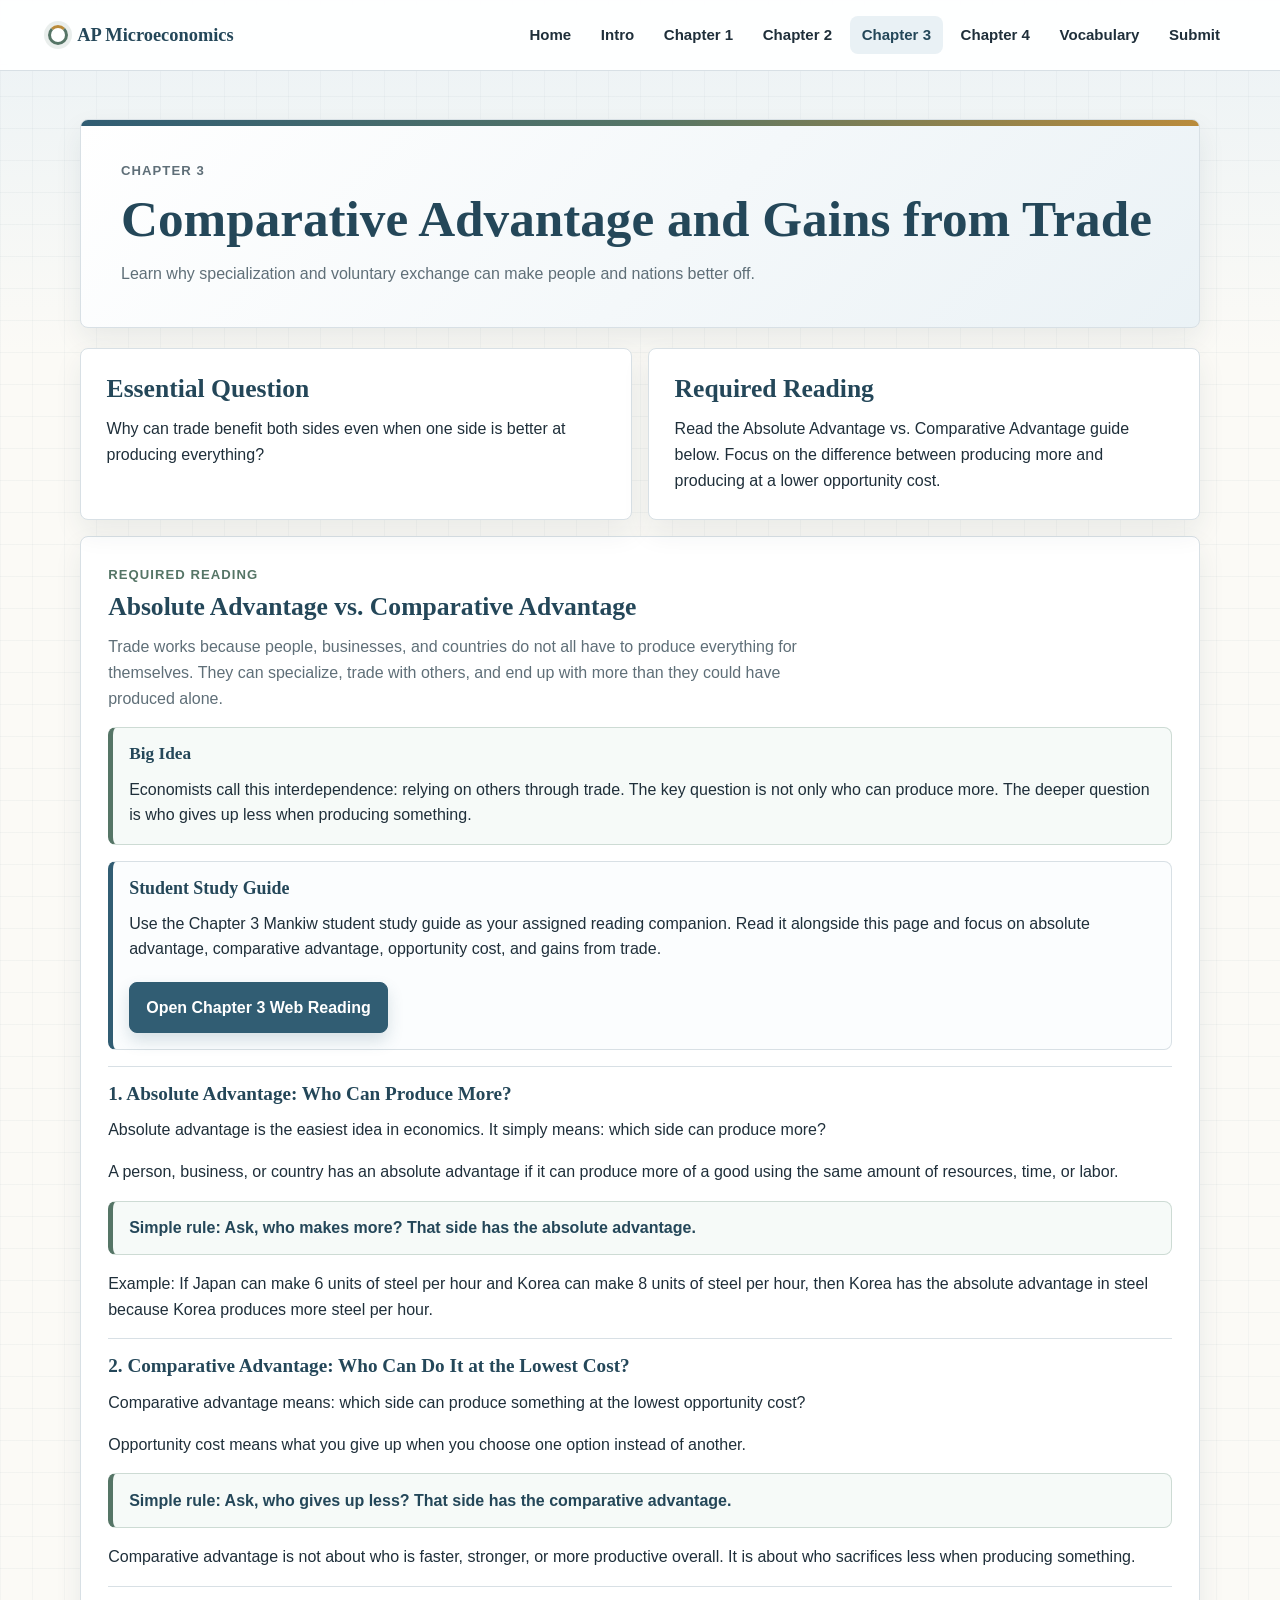
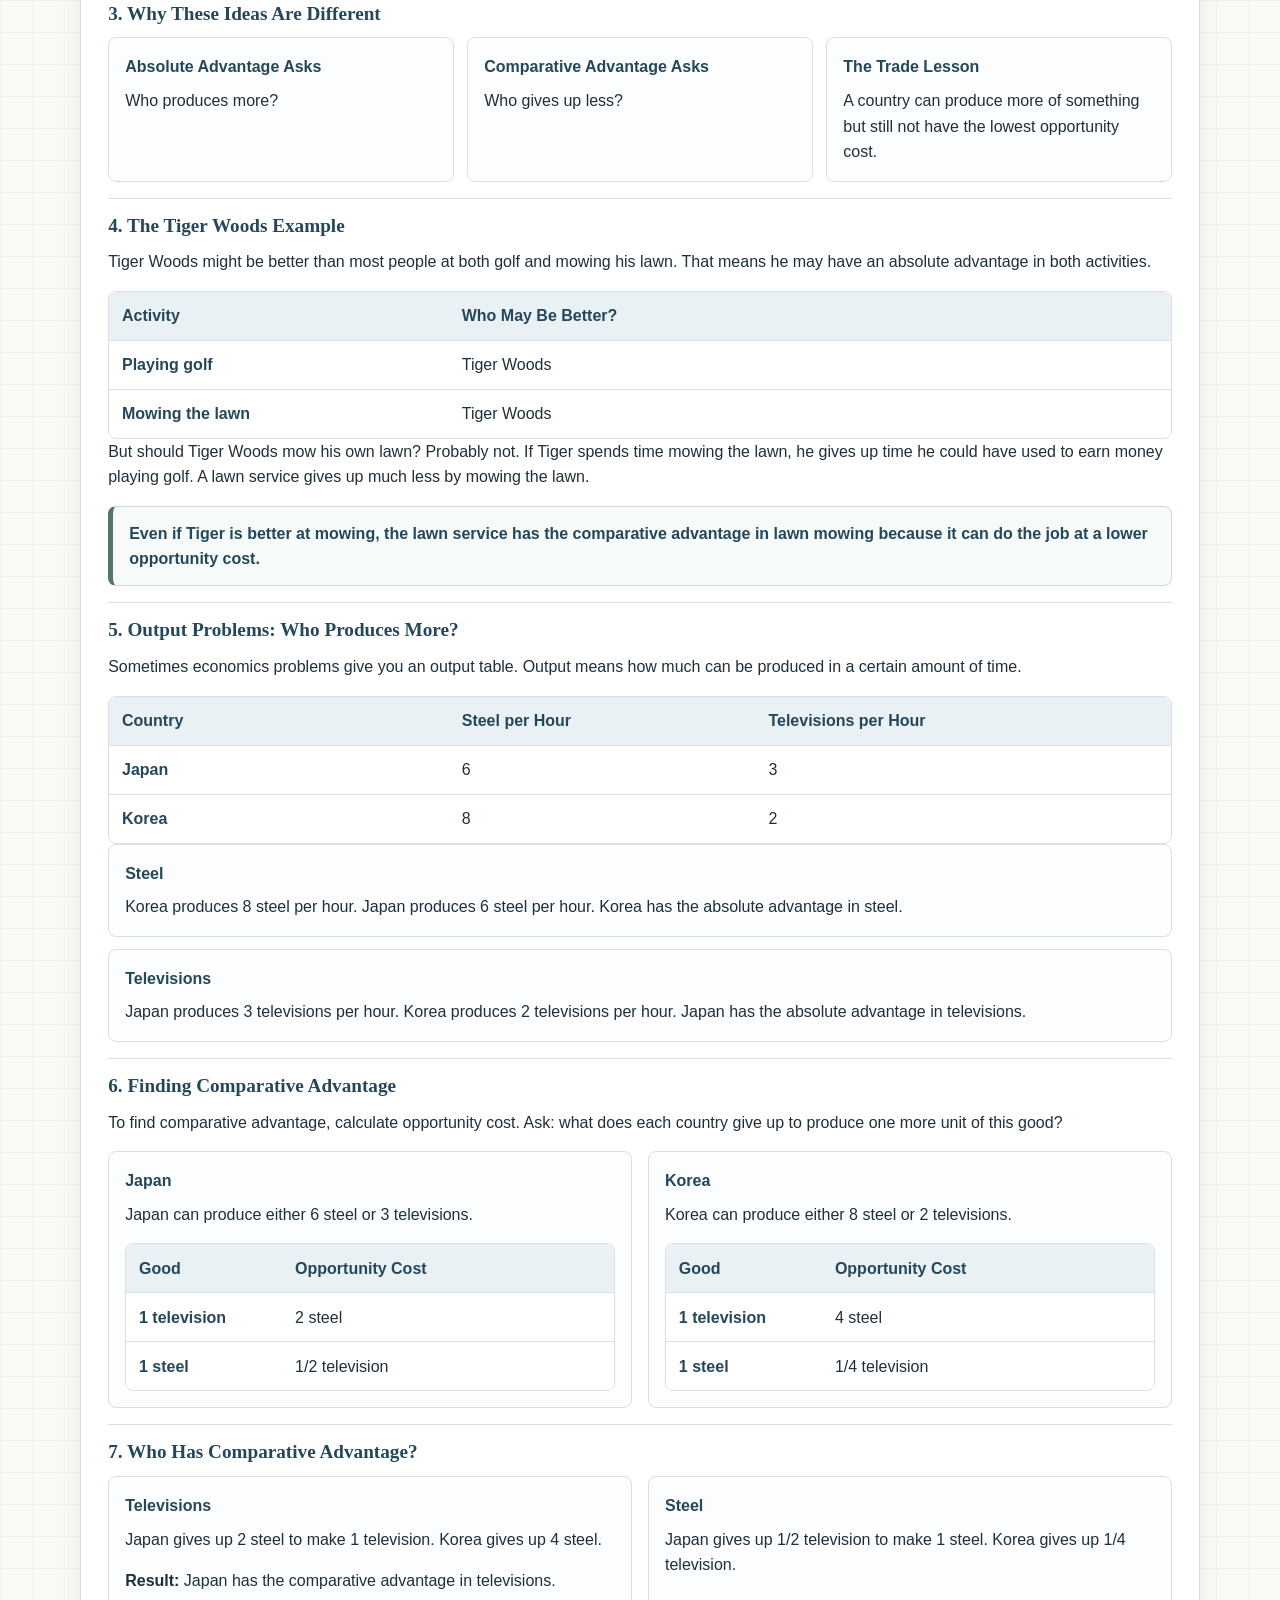
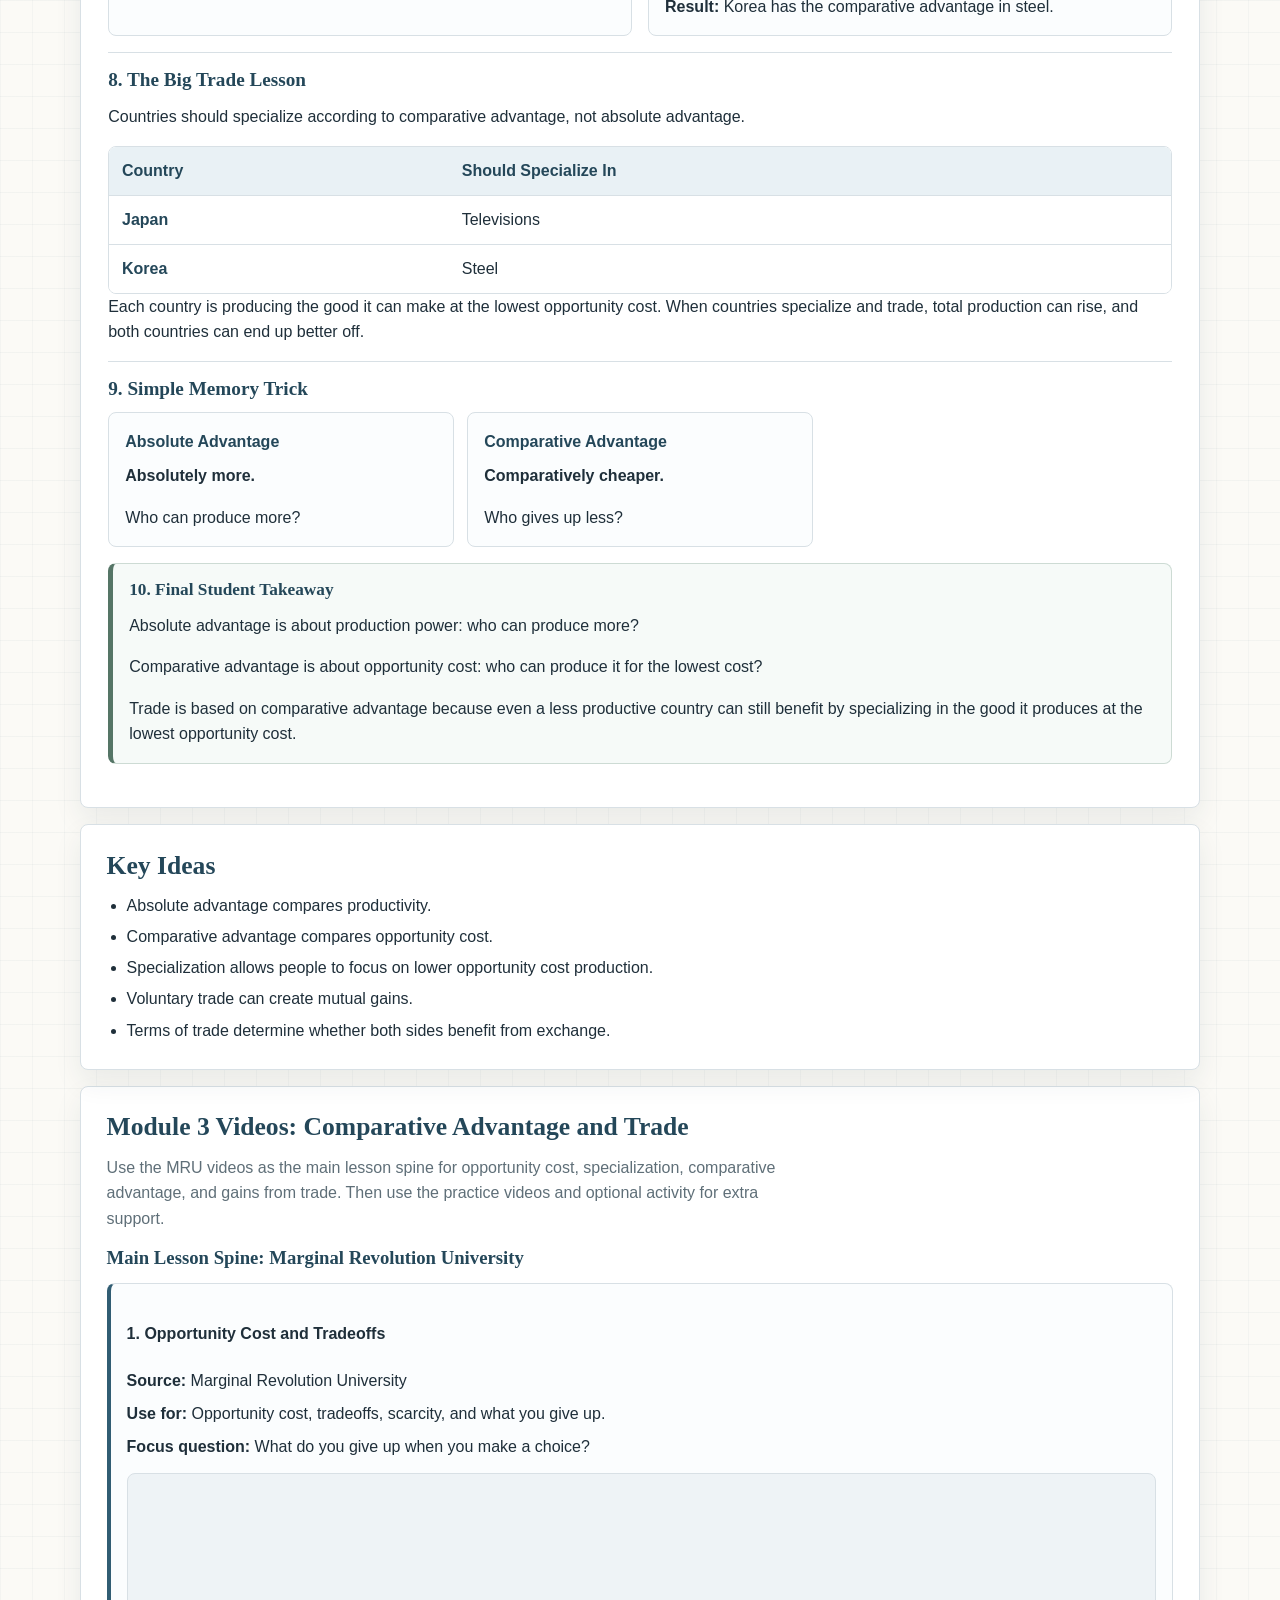
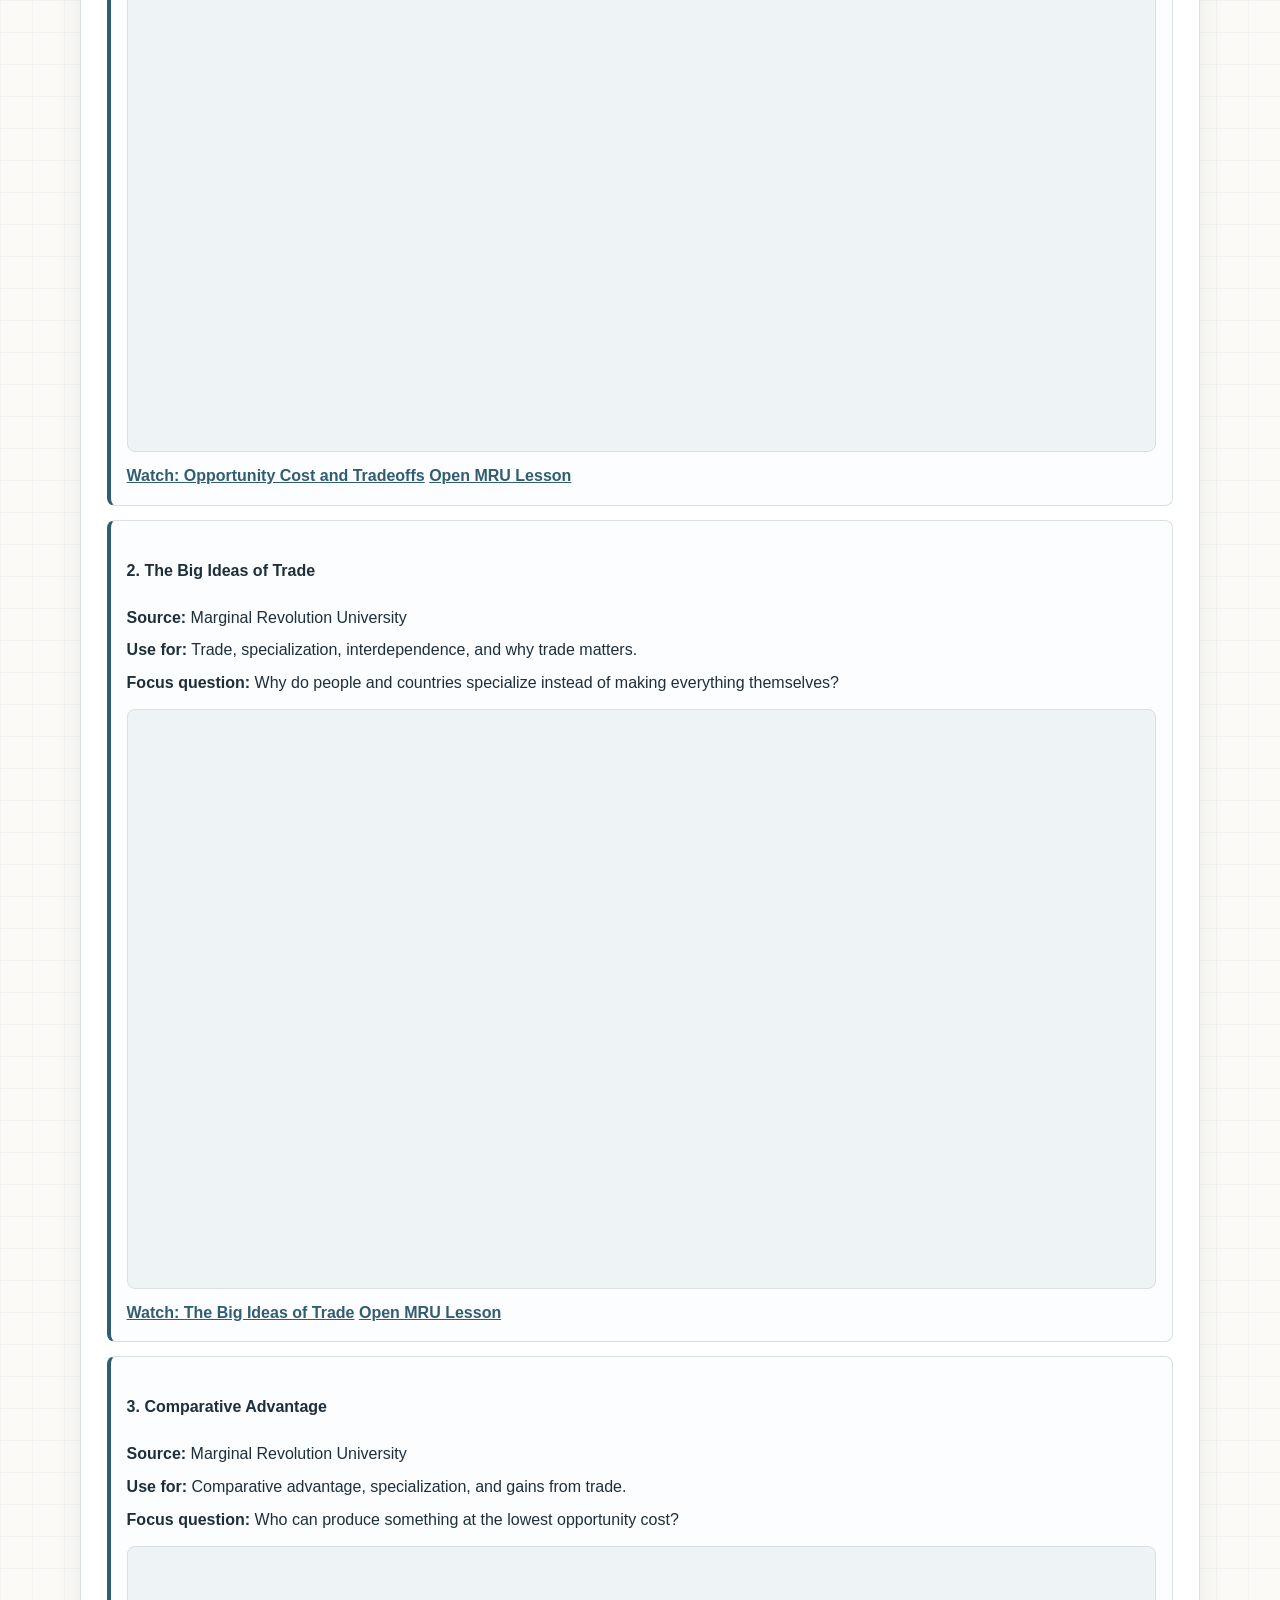
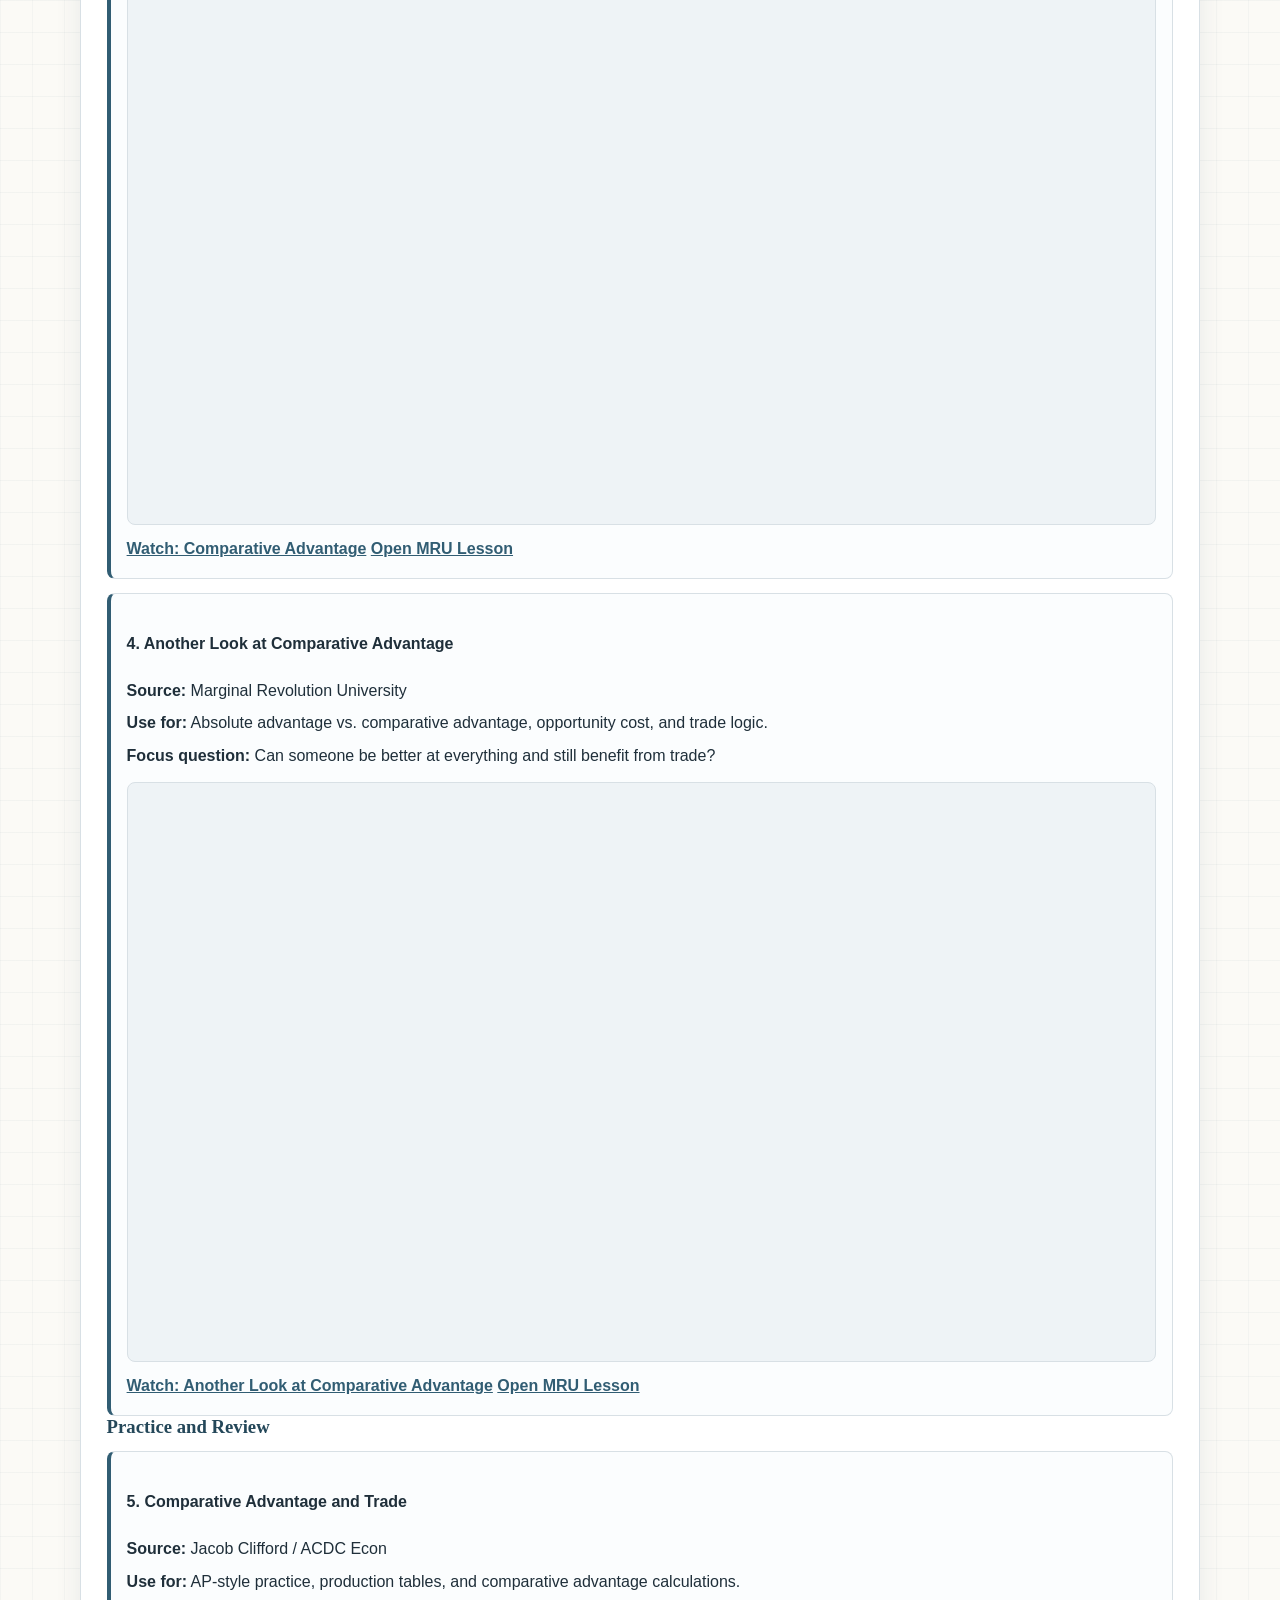
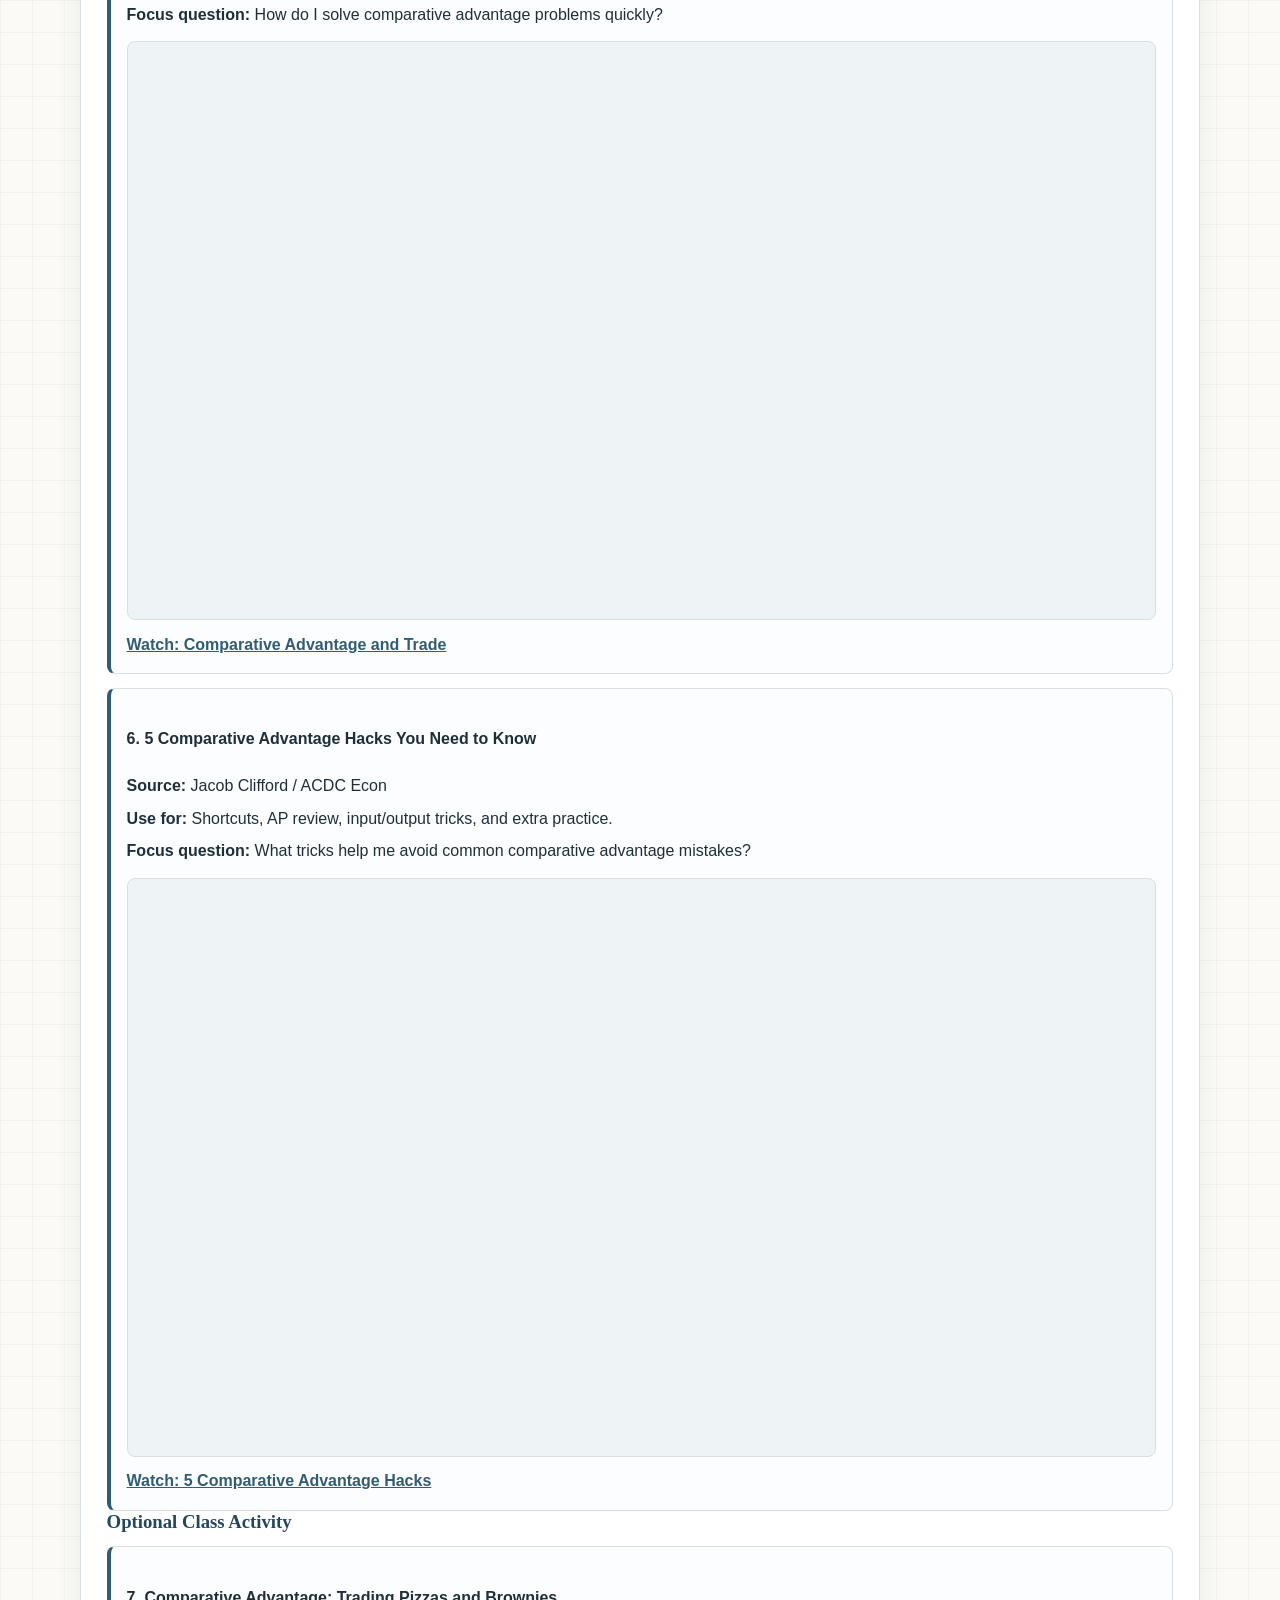
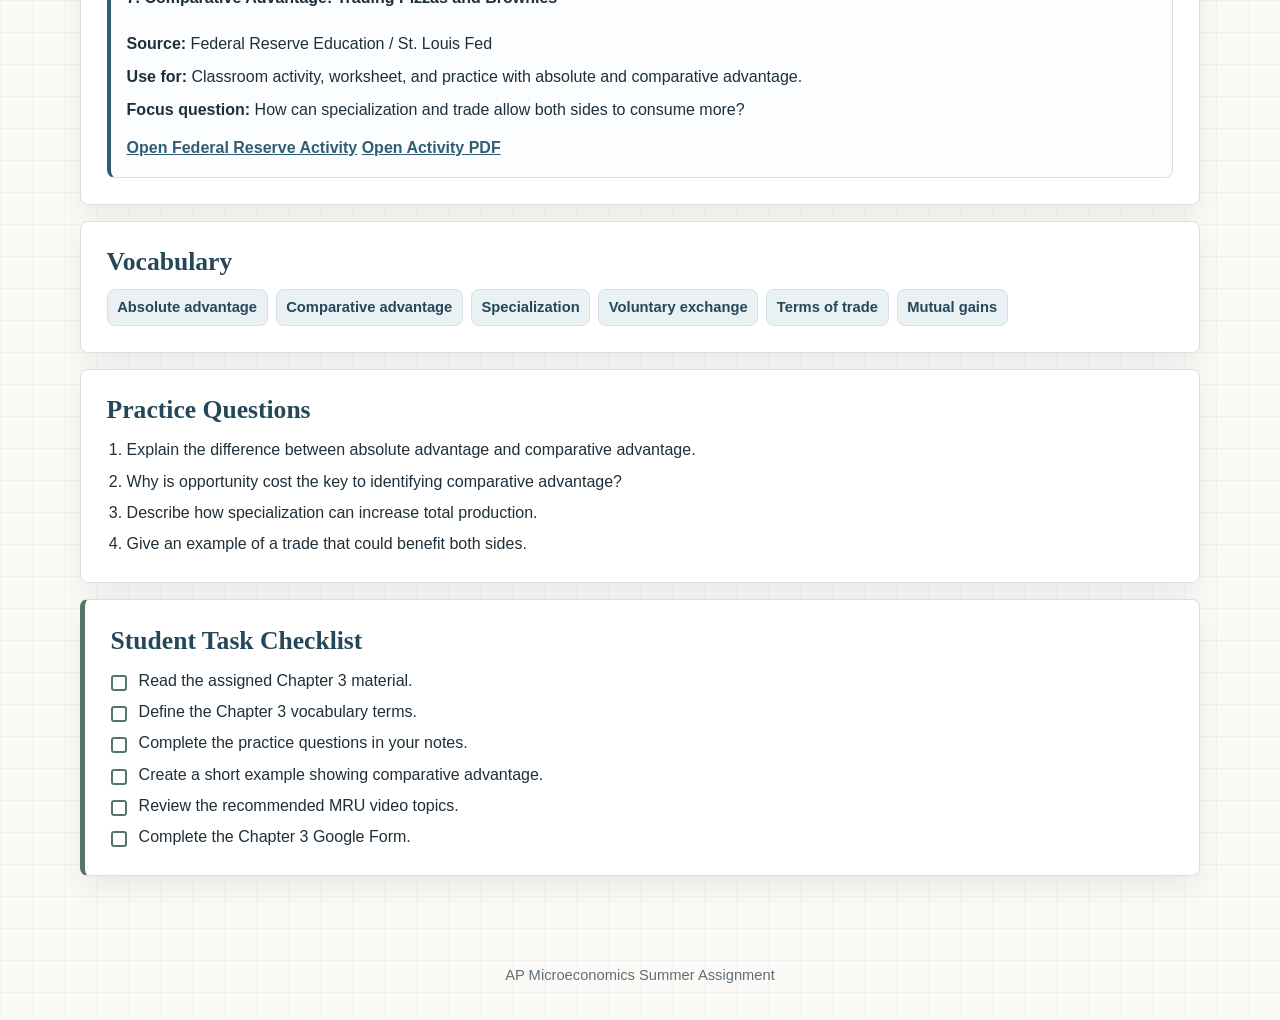
<file: chapter3.html>
<!doctype html>
<html lang="en">
<head>
  <meta charset="utf-8">
  <meta name="viewport" content="width=device-width, initial-scale=1">
  <title>Chapter 3 — Comparative Advantage and Gains from Trade</title>
  <link rel="stylesheet" href="style.css">
</head>
<body>
  <header class="site-header">
    <a class="brand" href="index.html">AP Microeconomics</a>
    <nav class="site-nav" aria-label="Main navigation">
      <a href="index.html">Home</a>
      <a href="intro.html">Intro</a>
      <a href="chapter1.html">Chapter 1</a>
      <a href="chapter2.html">Chapter 2</a>
      <a href="chapter3.html" aria-current="page">Chapter 3</a>
      <a href="chapter4.html">Chapter 4</a>
      <a href="vocabulary.html">Vocabulary</a>
      <a href="submission.html">Submit</a>
    </nav>
  </header>

  <main>
    <section class="page-title">
      <p class="eyebrow">Chapter 3</p>
      <h1>Comparative Advantage and Gains from Trade</h1>
      <p>Learn why specialization and voluntary exchange can make people and nations better off.</p>
    </section>

    <section class="grid two-column">
      <article class="card">
        <h2>Essential Question</h2>
        <p>Why can trade benefit both sides even when one side is better at producing everything?</p>
      </article>

      <article class="card">
        <h2>Required Reading</h2>
        <p>
          Read the Absolute Advantage vs. Comparative Advantage guide below. Focus on the
          difference between producing more and producing at a lower opportunity cost.
        </p>
      </article>
    </section>

    <section class="reading-section">
      <p class="eyebrow">Required Reading</p>
      <h2>Absolute Advantage vs. Comparative Advantage</h2>
      <p class="section-intro">
        Trade works because people, businesses, and countries do not all have to produce
        everything for themselves. They can specialize, trade with others, and end up with
        more than they could have produced alone.
      </p>

      <div class="callout">
        <h3>Big Idea</h3>
        <p>
          Economists call this interdependence: relying on others through trade. The key
          question is not only who can produce more. The deeper question is who gives up
          less when producing something.
        </p>
      </div>

      <div class="reading-file-card">
        <h3>Student Study Guide</h3>
        <p>
          Use the Chapter 3 Mankiw student study guide as your assigned reading companion.
          Read it alongside this page and focus on absolute advantage, comparative
          advantage, opportunity cost, and gains from trade.
        </p>
        <a class="button" href="chapter3-reading.html">
          Open Chapter 3 Web Reading
        </a>
      </div>

      <div class="reading-block">
        <h3>1. Absolute Advantage: Who Can Produce More?</h3>
        <p>
          Absolute advantage is the easiest idea in economics. It simply means: which side
          can produce more?
        </p>
        <p>
          A person, business, or country has an absolute advantage if it can produce more
          of a good using the same amount of resources, time, or labor.
        </p>
        <p class="big-idea">Simple rule: Ask, who makes more? That side has the absolute advantage.</p>
        <p>
          Example: If Japan can make 6 units of steel per hour and Korea can make 8 units
          of steel per hour, then Korea has the absolute advantage in steel because Korea
          produces more steel per hour.
        </p>
      </div>

      <div class="reading-block">
        <h3>2. Comparative Advantage: Who Can Do It at the Lowest Cost?</h3>
        <p>
          Comparative advantage means: which side can produce something at the lowest
          opportunity cost?
        </p>
        <p>
          Opportunity cost means what you give up when you choose one option instead of
          another.
        </p>
        <p class="big-idea">Simple rule: Ask, who gives up less? That side has the comparative advantage.</p>
        <p>
          Comparative advantage is not about who is faster, stronger, or more productive
          overall. It is about who sacrifices less when producing something.
        </p>
      </div>

      <div class="reading-block">
        <h3>3. Why These Ideas Are Different</h3>
        <div class="principle-grid">
          <article class="principle-card">
            <h4>Absolute Advantage Asks</h4>
            <p>Who produces more?</p>
          </article>
          <article class="principle-card">
            <h4>Comparative Advantage Asks</h4>
            <p>Who gives up less?</p>
          </article>
          <article class="principle-card">
            <h4>The Trade Lesson</h4>
            <p>A country can produce more of something but still not have the lowest opportunity cost.</p>
          </article>
        </div>
      </div>

      <div class="reading-block">
        <h3>4. The Tiger Woods Example</h3>
        <p>
          Tiger Woods might be better than most people at both golf and mowing his lawn.
          That means he may have an absolute advantage in both activities.
        </p>
        <div class="table-wrap">
          <table class="term-table">
            <thead>
              <tr>
                <th>Activity</th>
                <th>Who May Be Better?</th>
              </tr>
            </thead>
            <tbody>
              <tr><td>Playing golf</td><td>Tiger Woods</td></tr>
              <tr><td>Mowing the lawn</td><td>Tiger Woods</td></tr>
            </tbody>
          </table>
        </div>
        <p>
          But should Tiger Woods mow his own lawn? Probably not. If Tiger spends time
          mowing the lawn, he gives up time he could have used to earn money playing golf.
          A lawn service gives up much less by mowing the lawn.
        </p>
        <p class="big-idea">
          Even if Tiger is better at mowing, the lawn service has the comparative advantage
          in lawn mowing because it can do the job at a lower opportunity cost.
        </p>
      </div>

      <div class="reading-block">
        <h3>5. Output Problems: Who Produces More?</h3>
        <p>
          Sometimes economics problems give you an output table. Output means how much can
          be produced in a certain amount of time.
        </p>
        <div class="table-wrap">
          <table class="term-table">
            <thead>
              <tr>
                <th>Country</th>
                <th>Steel per Hour</th>
                <th>Televisions per Hour</th>
              </tr>
            </thead>
            <tbody>
              <tr><td>Japan</td><td>6</td><td>3</td></tr>
              <tr><td>Korea</td><td>8</td><td>2</td></tr>
            </tbody>
          </table>
        </div>
        <div class="principle-list">
          <article>
            <h4>Steel</h4>
            <p>Korea produces 8 steel per hour. Japan produces 6 steel per hour. Korea has the absolute advantage in steel.</p>
          </article>
          <article>
            <h4>Televisions</h4>
            <p>Japan produces 3 televisions per hour. Korea produces 2 televisions per hour. Japan has the absolute advantage in televisions.</p>
          </article>
        </div>
      </div>

      <div class="reading-block">
        <h3>6. Finding Comparative Advantage</h3>
        <p>
          To find comparative advantage, calculate opportunity cost. Ask: what does each
          country give up to produce one more unit of this good?
        </p>
        <div class="grid two-column">
          <article class="principle-card">
            <h4>Japan</h4>
            <p>Japan can produce either 6 steel or 3 televisions.</p>
            <div class="table-wrap">
              <table class="term-table compact-table">
                <thead>
                  <tr><th>Good</th><th>Opportunity Cost</th></tr>
                </thead>
                <tbody>
                  <tr><td>1 television</td><td>2 steel</td></tr>
                  <tr><td>1 steel</td><td>1/2 television</td></tr>
                </tbody>
              </table>
            </div>
          </article>
          <article class="principle-card">
            <h4>Korea</h4>
            <p>Korea can produce either 8 steel or 2 televisions.</p>
            <div class="table-wrap">
              <table class="term-table compact-table">
                <thead>
                  <tr><th>Good</th><th>Opportunity Cost</th></tr>
                </thead>
                <tbody>
                  <tr><td>1 television</td><td>4 steel</td></tr>
                  <tr><td>1 steel</td><td>1/4 television</td></tr>
                </tbody>
              </table>
            </div>
          </article>
        </div>
      </div>

      <div class="reading-block">
        <h3>7. Who Has Comparative Advantage?</h3>
        <div class="grid two-column">
          <article class="principle-card">
            <h4>Televisions</h4>
            <p>Japan gives up 2 steel to make 1 television. Korea gives up 4 steel.</p>
            <p><strong>Result:</strong> Japan has the comparative advantage in televisions.</p>
          </article>
          <article class="principle-card">
            <h4>Steel</h4>
            <p>Japan gives up 1/2 television to make 1 steel. Korea gives up 1/4 television.</p>
            <p><strong>Result:</strong> Korea has the comparative advantage in steel.</p>
          </article>
        </div>
      </div>

      <div class="reading-block">
        <h3>8. The Big Trade Lesson</h3>
        <p>
          Countries should specialize according to comparative advantage, not absolute
          advantage.
        </p>
        <div class="table-wrap">
          <table class="term-table">
            <thead>
              <tr>
                <th>Country</th>
                <th>Should Specialize In</th>
              </tr>
            </thead>
            <tbody>
              <tr><td>Japan</td><td>Televisions</td></tr>
              <tr><td>Korea</td><td>Steel</td></tr>
            </tbody>
          </table>
        </div>
        <p>
          Each country is producing the good it can make at the lowest opportunity cost.
          When countries specialize and trade, total production can rise, and both countries
          can end up better off.
        </p>
      </div>

      <div class="reading-block">
        <h3>9. Simple Memory Trick</h3>
        <div class="principle-grid">
          <article class="principle-card">
            <h4>Absolute Advantage</h4>
            <p><strong>Absolutely more.</strong></p>
            <p>Who can produce more?</p>
          </article>
          <article class="principle-card">
            <h4>Comparative Advantage</h4>
            <p><strong>Comparatively cheaper.</strong></p>
            <p>Who gives up less?</p>
          </article>
        </div>
      </div>

      <div class="callout">
        <h3>10. Final Student Takeaway</h3>
        <p>
          Absolute advantage is about production power: who can produce more?
        </p>
        <p>
          Comparative advantage is about opportunity cost: who can produce it for the
          lowest cost?
        </p>
        <p>
          Trade is based on comparative advantage because even a less productive country
          can still benefit by specializing in the good it produces at the lowest
          opportunity cost.
        </p>
      </div>
    </section>

    <section class="card">
      <h2>Key Ideas</h2>
      <ul>
        <li>Absolute advantage compares productivity.</li>
        <li>Comparative advantage compares opportunity cost.</li>
        <li>Specialization allows people to focus on lower opportunity cost production.</li>
        <li>Voluntary trade can create mutual gains.</li>
        <li>Terms of trade determine whether both sides benefit from exchange.</li>
      </ul>
    </section>

    <section class="module-section">
      <h2>Module 3 Videos: Comparative Advantage and Trade</h2>
      <p>
        Use the MRU videos as the main lesson spine for opportunity cost, specialization,
        comparative advantage, and gains from trade. Then use the practice videos and
        optional activity for extra support.
      </p>

      <h3>Main Lesson Spine: Marginal Revolution University</h3>

      <div class="video-card">
        <h4>1. Opportunity Cost and Tradeoffs</h4>
        <p><strong>Source:</strong> Marginal Revolution University</p>
        <p><strong>Use for:</strong> Opportunity cost, tradeoffs, scarcity, and what you give up.</p>
        <p><strong>Focus question:</strong> What do you give up when you make a choice?</p>
        <div class="video-embed">
          <iframe src="https://www.youtube.com/embed/uorrlWJ23Mg" title="Opportunity Cost and Tradeoffs - Marginal Revolution University" allowfullscreen></iframe>
        </div>
        <a href="https://www.youtube.com/watch?v=uorrlWJ23Mg" target="_blank" rel="noopener">
          Watch: Opportunity Cost and Tradeoffs
        </a>
        <a href="https://mru.org/courses/principles-economics-microeconomics/opportunity-cost-and-tradeoffs" target="_blank" rel="noopener">
          Open MRU Lesson
        </a>
      </div>

      <div class="video-card">
        <h4>2. The Big Ideas of Trade</h4>
        <p><strong>Source:</strong> Marginal Revolution University</p>
        <p><strong>Use for:</strong> Trade, specialization, interdependence, and why trade matters.</p>
        <p><strong>Focus question:</strong> Why do people and countries specialize instead of making everything themselves?</p>
        <div class="video-embed">
          <iframe src="https://www.youtube.com/embed/4lCJymynZag" title="The Big Ideas of Trade - Marginal Revolution University" allowfullscreen></iframe>
        </div>
        <a href="https://www.youtube.com/watch?v=4lCJymynZag" target="_blank" rel="noopener">
          Watch: The Big Ideas of Trade
        </a>
        <a href="https://mru.org/courses/principles-economics-microeconomics/trade-specialization-economics-globalization" target="_blank" rel="noopener">
          Open MRU Lesson
        </a>
      </div>

      <div class="video-card">
        <h4>3. Comparative Advantage</h4>
        <p><strong>Source:</strong> Marginal Revolution University</p>
        <p><strong>Use for:</strong> Comparative advantage, specialization, and gains from trade.</p>
        <p><strong>Focus question:</strong> Who can produce something at the lowest opportunity cost?</p>
        <div class="video-embed">
          <iframe src="https://www.youtube.com/embed/4rUfoU04QJM" title="Comparative Advantage - Marginal Revolution University" allowfullscreen></iframe>
        </div>
        <a href="https://www.youtube.com/watch?v=4rUfoU04QJM" target="_blank" rel="noopener">
          Watch: Comparative Advantage
        </a>
        <a href="https://mru.org/courses/principles-economics-microeconomics/comparative-advantage-definition-tasmania" target="_blank" rel="noopener">
          Open MRU Lesson
        </a>
      </div>

      <div class="video-card">
        <h4>4. Another Look at Comparative Advantage</h4>
        <p><strong>Source:</strong> Marginal Revolution University</p>
        <p><strong>Use for:</strong> Absolute advantage vs. comparative advantage, opportunity cost, and trade logic.</p>
        <p><strong>Focus question:</strong> Can someone be better at everything and still benefit from trade?</p>
        <div class="video-embed">
          <iframe src="https://www.youtube.com/embed/wY9n7EIVx9Y" title="Another Look at Comparative Advantage - Marginal Revolution University" allowfullscreen></iframe>
        </div>
        <a href="https://www.youtube.com/watch?v=wY9n7EIVx9Y" target="_blank" rel="noopener">
          Watch: Another Look at Comparative Advantage
        </a>
        <a href="https://mru.org/courses/principles-economics-microeconomics/comparative-advantage-definition-opportunity-cost" target="_blank" rel="noopener">
          Open MRU Lesson
        </a>
      </div>

      <h3>Practice and Review</h3>

      <div class="video-card">
        <h4>5. Comparative Advantage and Trade</h4>
        <p><strong>Source:</strong> Jacob Clifford / ACDC Econ</p>
        <p><strong>Use for:</strong> AP-style practice, production tables, and comparative advantage calculations.</p>
        <p><strong>Focus question:</strong> How do I solve comparative advantage problems quickly?</p>
        <div class="video-embed">
          <iframe src="https://www.youtube.com/embed/XTEb98PY0XA" title="Comparative Advantage and Trade - Jacob Clifford" allowfullscreen></iframe>
        </div>
        <a href="https://www.youtube.com/watch?v=XTEb98PY0XA" target="_blank" rel="noopener">
          Watch: Comparative Advantage and Trade
        </a>
      </div>

      <div class="video-card">
        <h4>6. 5 Comparative Advantage Hacks You Need to Know</h4>
        <p><strong>Source:</strong> Jacob Clifford / ACDC Econ</p>
        <p><strong>Use for:</strong> Shortcuts, AP review, input/output tricks, and extra practice.</p>
        <p><strong>Focus question:</strong> What tricks help me avoid common comparative advantage mistakes?</p>
        <div class="video-embed">
          <iframe src="https://www.youtube.com/embed/kc3f7nXJSRQ" title="5 Comparative Advantage Hacks You Need to Know - Jacob Clifford" allowfullscreen></iframe>
        </div>
        <a href="https://www.youtube.com/watch?v=kc3f7nXJSRQ" target="_blank" rel="noopener">
          Watch: 5 Comparative Advantage Hacks
        </a>
      </div>

      <h3>Optional Class Activity</h3>

      <div class="video-card">
        <h4>7. Comparative Advantage: Trading Pizzas and Brownies</h4>
        <p><strong>Source:</strong> Federal Reserve Education / St. Louis Fed</p>
        <p><strong>Use for:</strong> Classroom activity, worksheet, and practice with absolute and comparative advantage.</p>
        <p><strong>Focus question:</strong> How can specialization and trade allow both sides to consume more?</p>
        <a href="https://www.federalreserveeducation.org/teaching-resources/economics/specialization/comparative-advantage-trading-brownies-and-pizza" target="_blank" rel="noopener">
          Open Federal Reserve Activity
        </a>
        <a href="https://www.federalreserveeducation.org/resources/lessons/lesson--comparative-advantage-trading-pizzas-and-brownies.pdf" target="_blank" rel="noopener">
          Open Activity PDF
        </a>
      </div>
    </section>

    <section class="card">
      <h2>Vocabulary</h2>
      <ul class="tag-list">
        <li>Absolute advantage</li>
        <li>Comparative advantage</li>
        <li>Specialization</li>
        <li>Voluntary exchange</li>
        <li>Terms of trade</li>
        <li>Mutual gains</li>
      </ul>
    </section>

    <section class="card">
      <h2>Practice Questions</h2>
      <ol>
        <li>Explain the difference between absolute advantage and comparative advantage.</li>
        <li>Why is opportunity cost the key to identifying comparative advantage?</li>
        <li>Describe how specialization can increase total production.</li>
        <li>Give an example of a trade that could benefit both sides.</li>
      </ol>
    </section>

    <section class="card accent">
      <h2>Student Task Checklist</h2>
      <ul class="checklist">
        <li>Read the assigned Chapter 3 material.</li>
        <li>Define the Chapter 3 vocabulary terms.</li>
        <li>Complete the practice questions in your notes.</li>
        <li>Create a short example showing comparative advantage.</li>
        <li>Review the recommended MRU video topics.</li>
        <li>Complete the Chapter 3 Google Form.</li>
      </ul>
    </section>
  </main>

  <footer>
    <p>AP Microeconomics Summer Assignment</p>
  </footer>
</body>
</html>
</file>
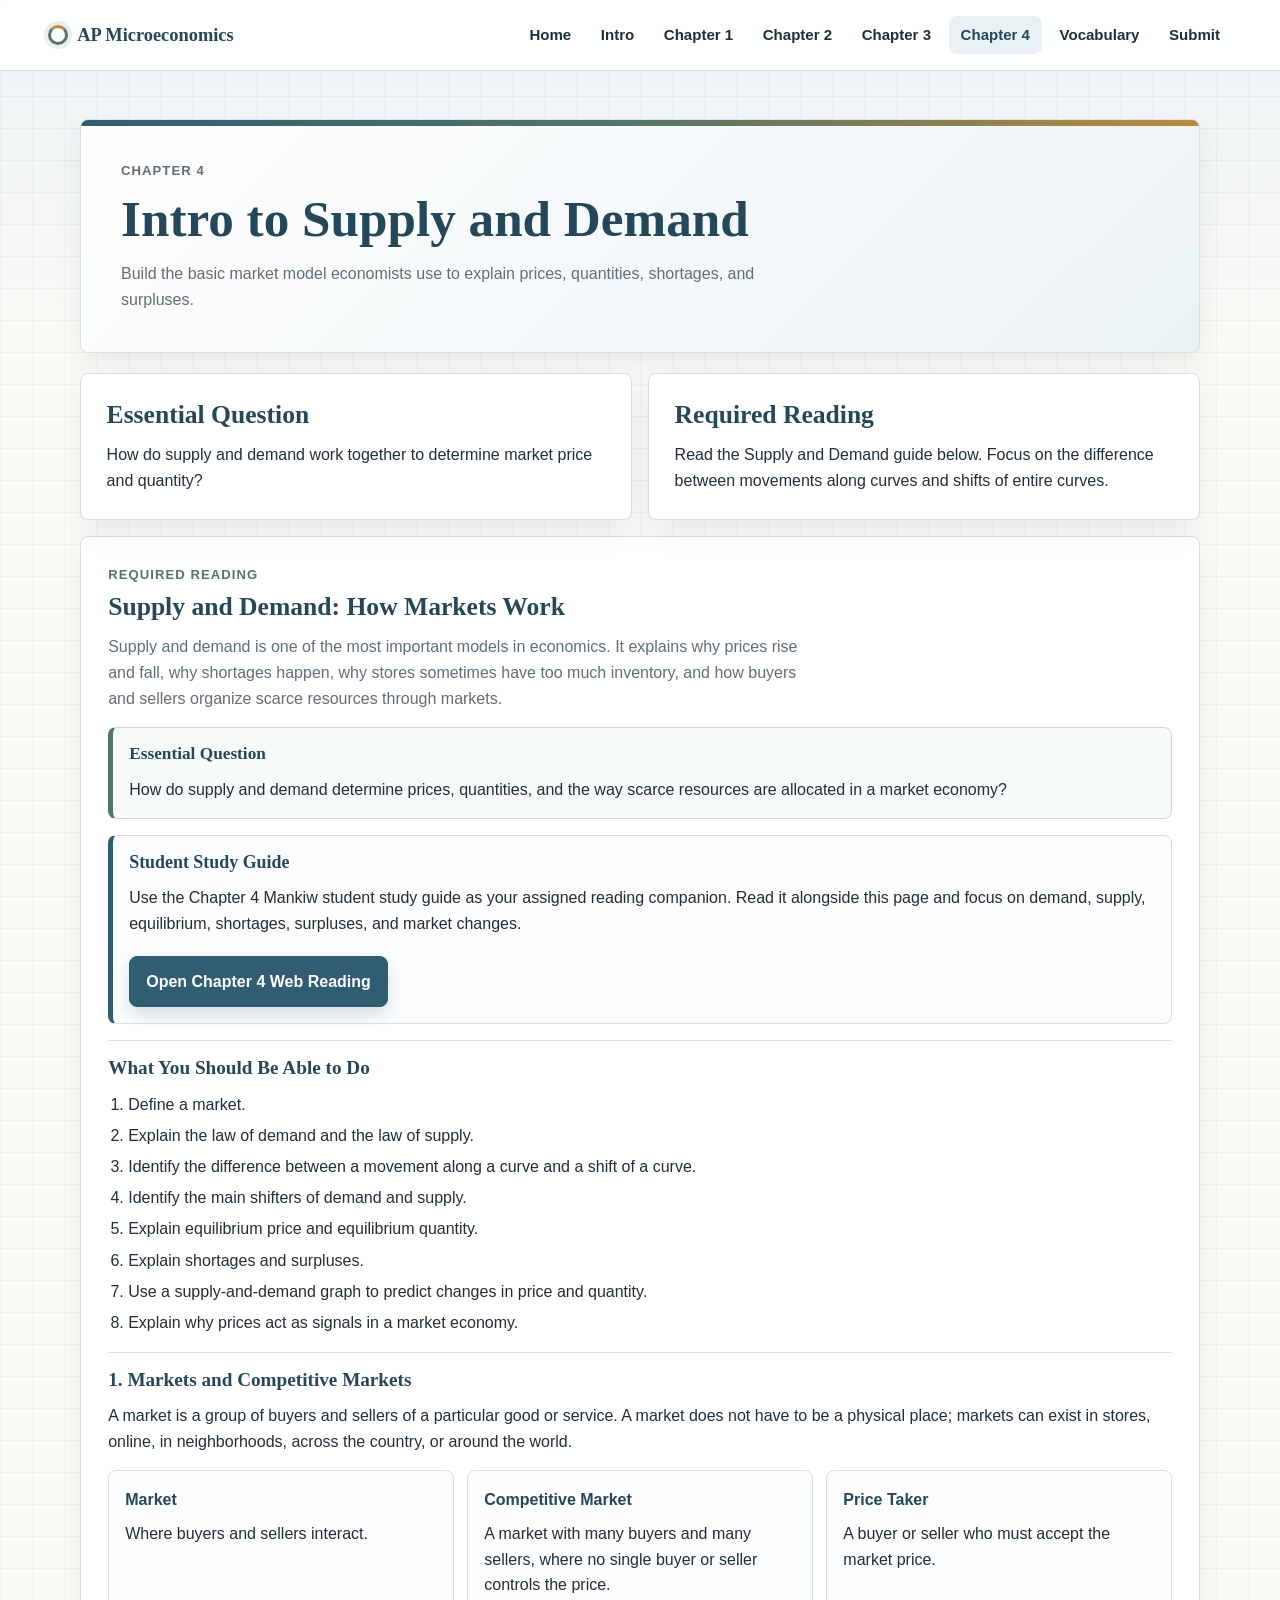
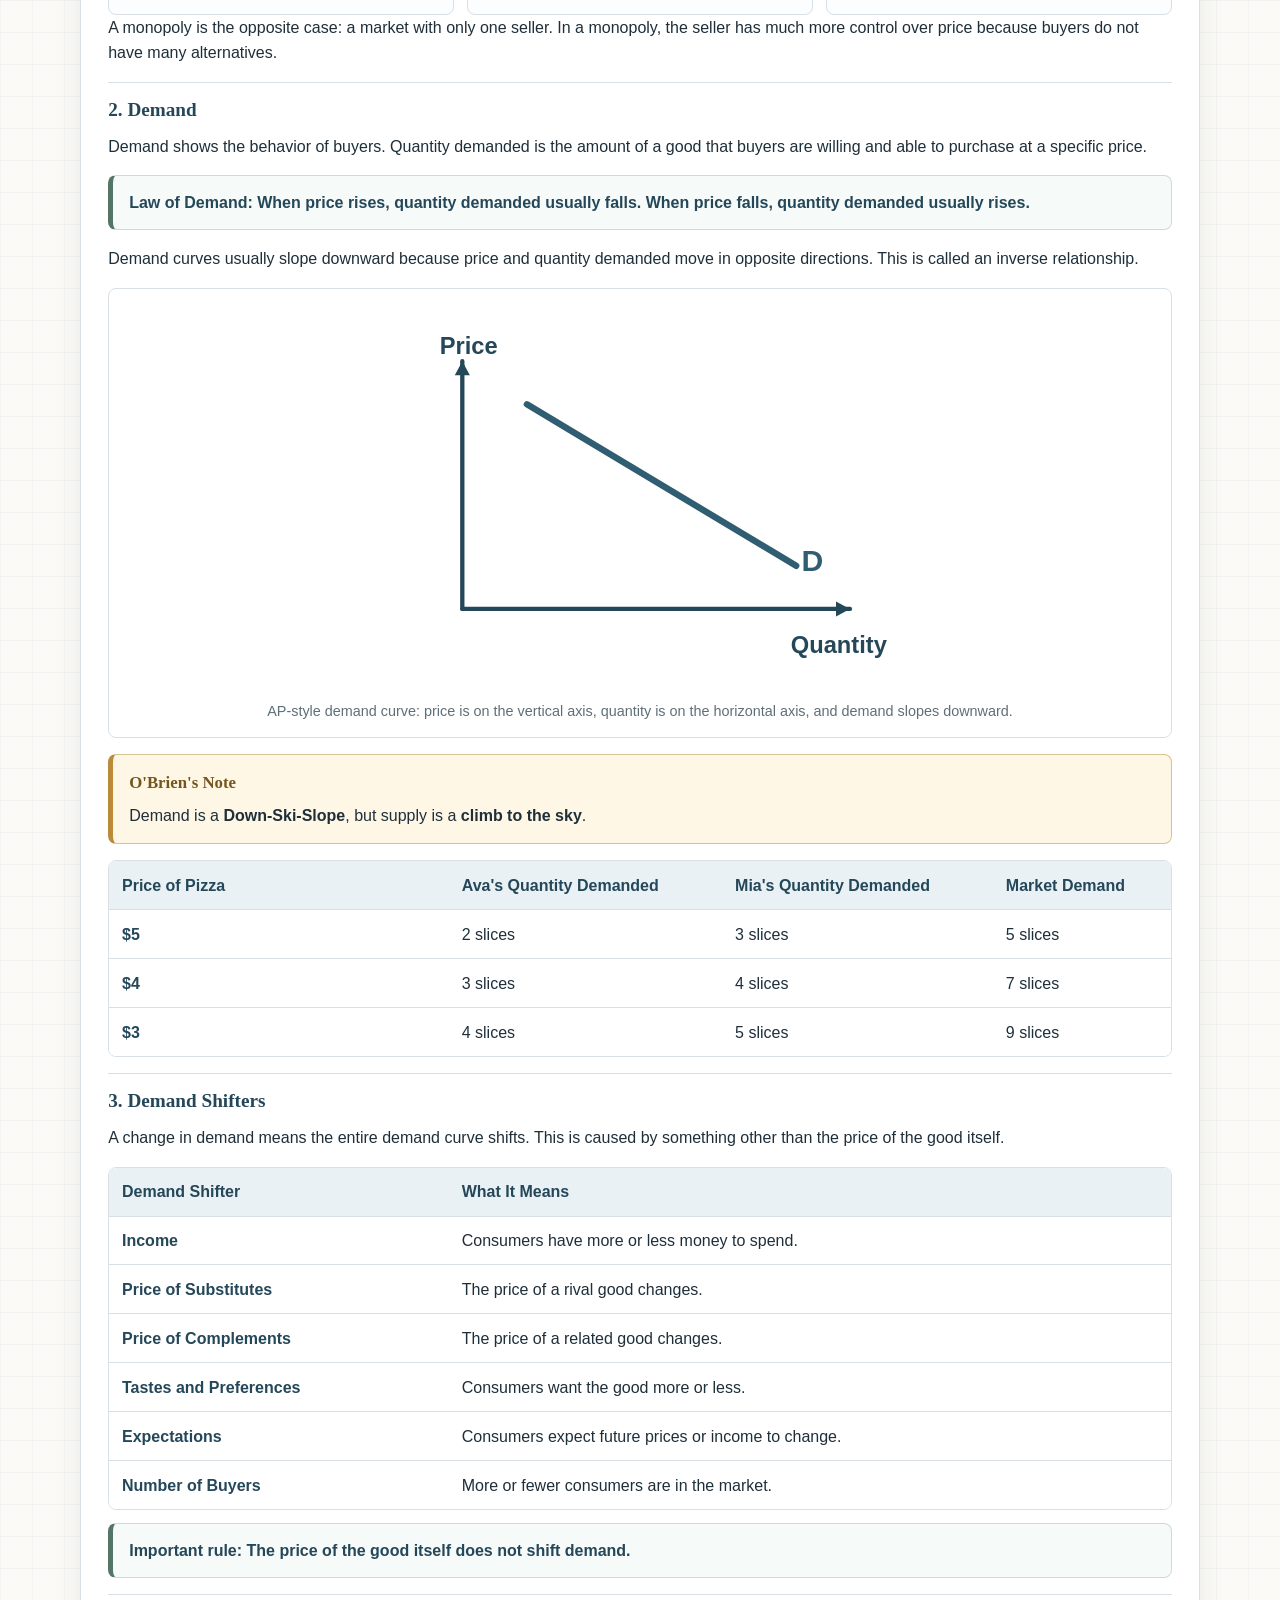
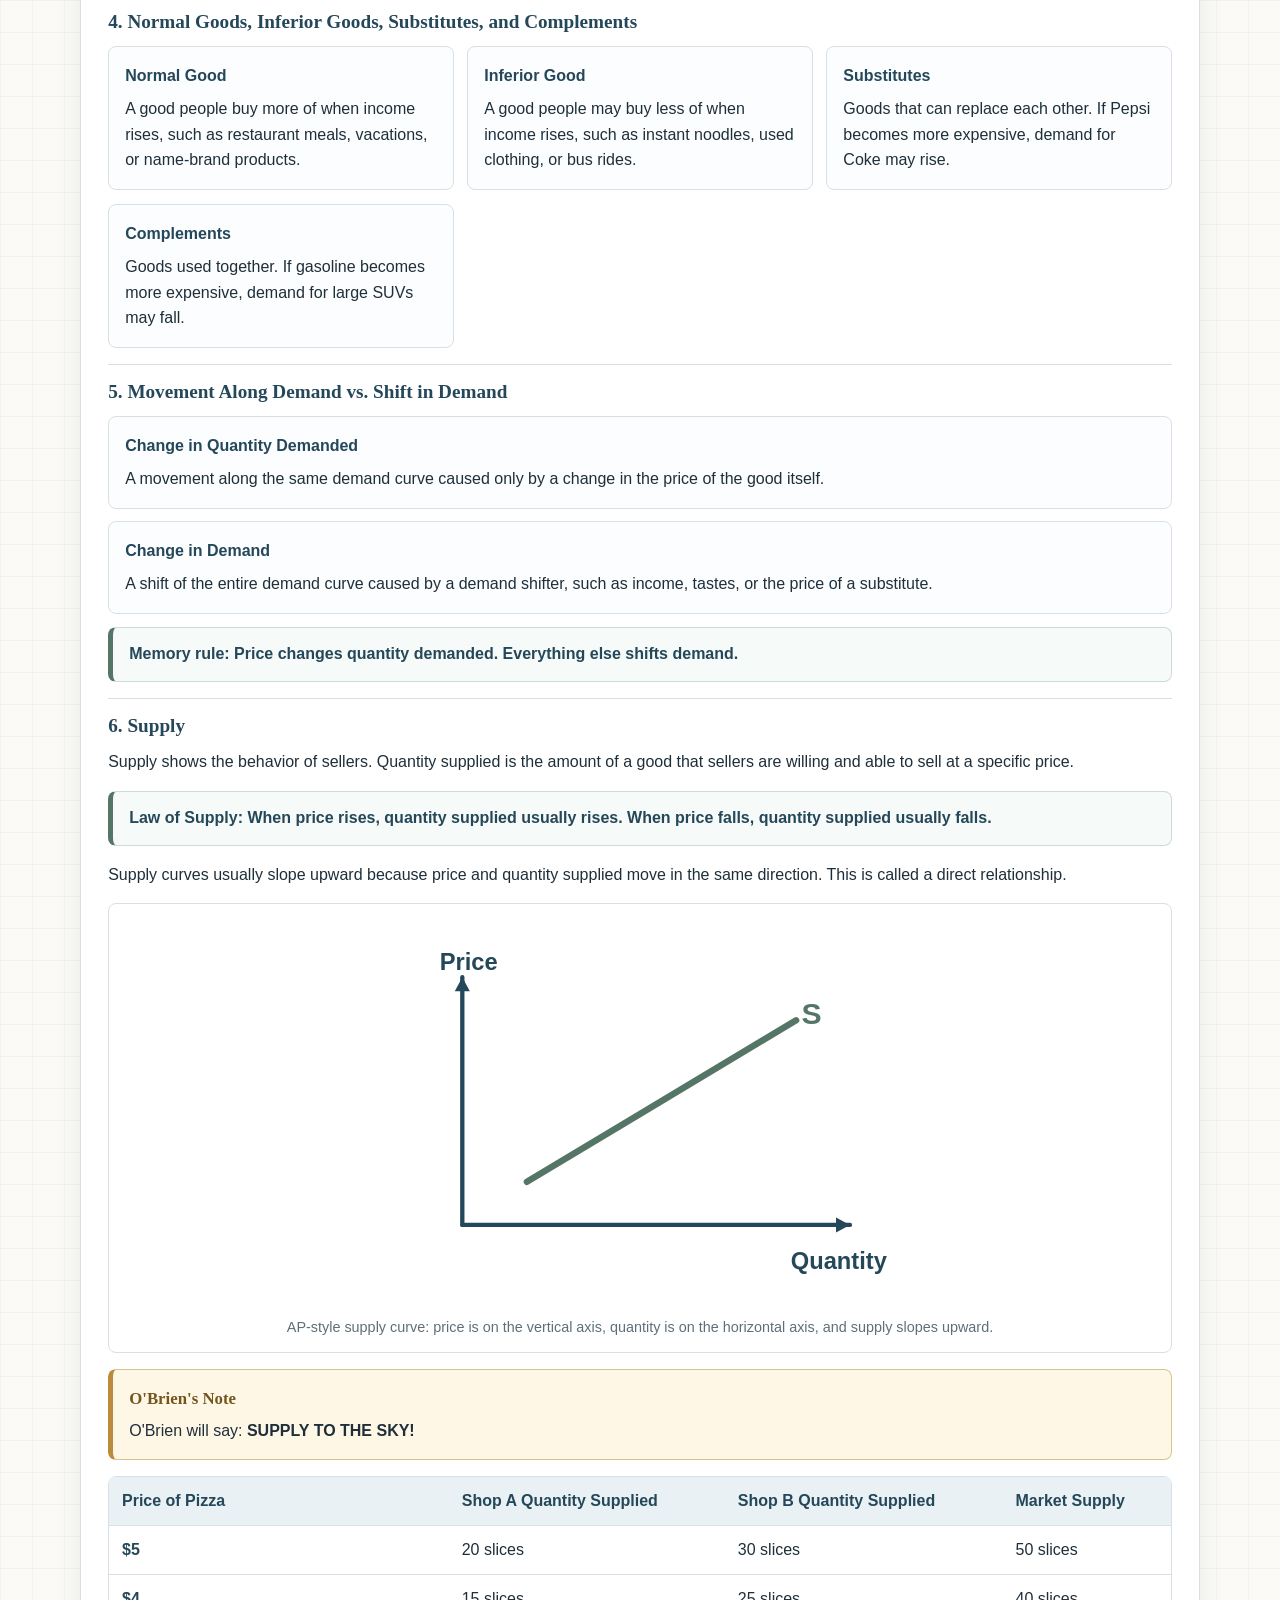
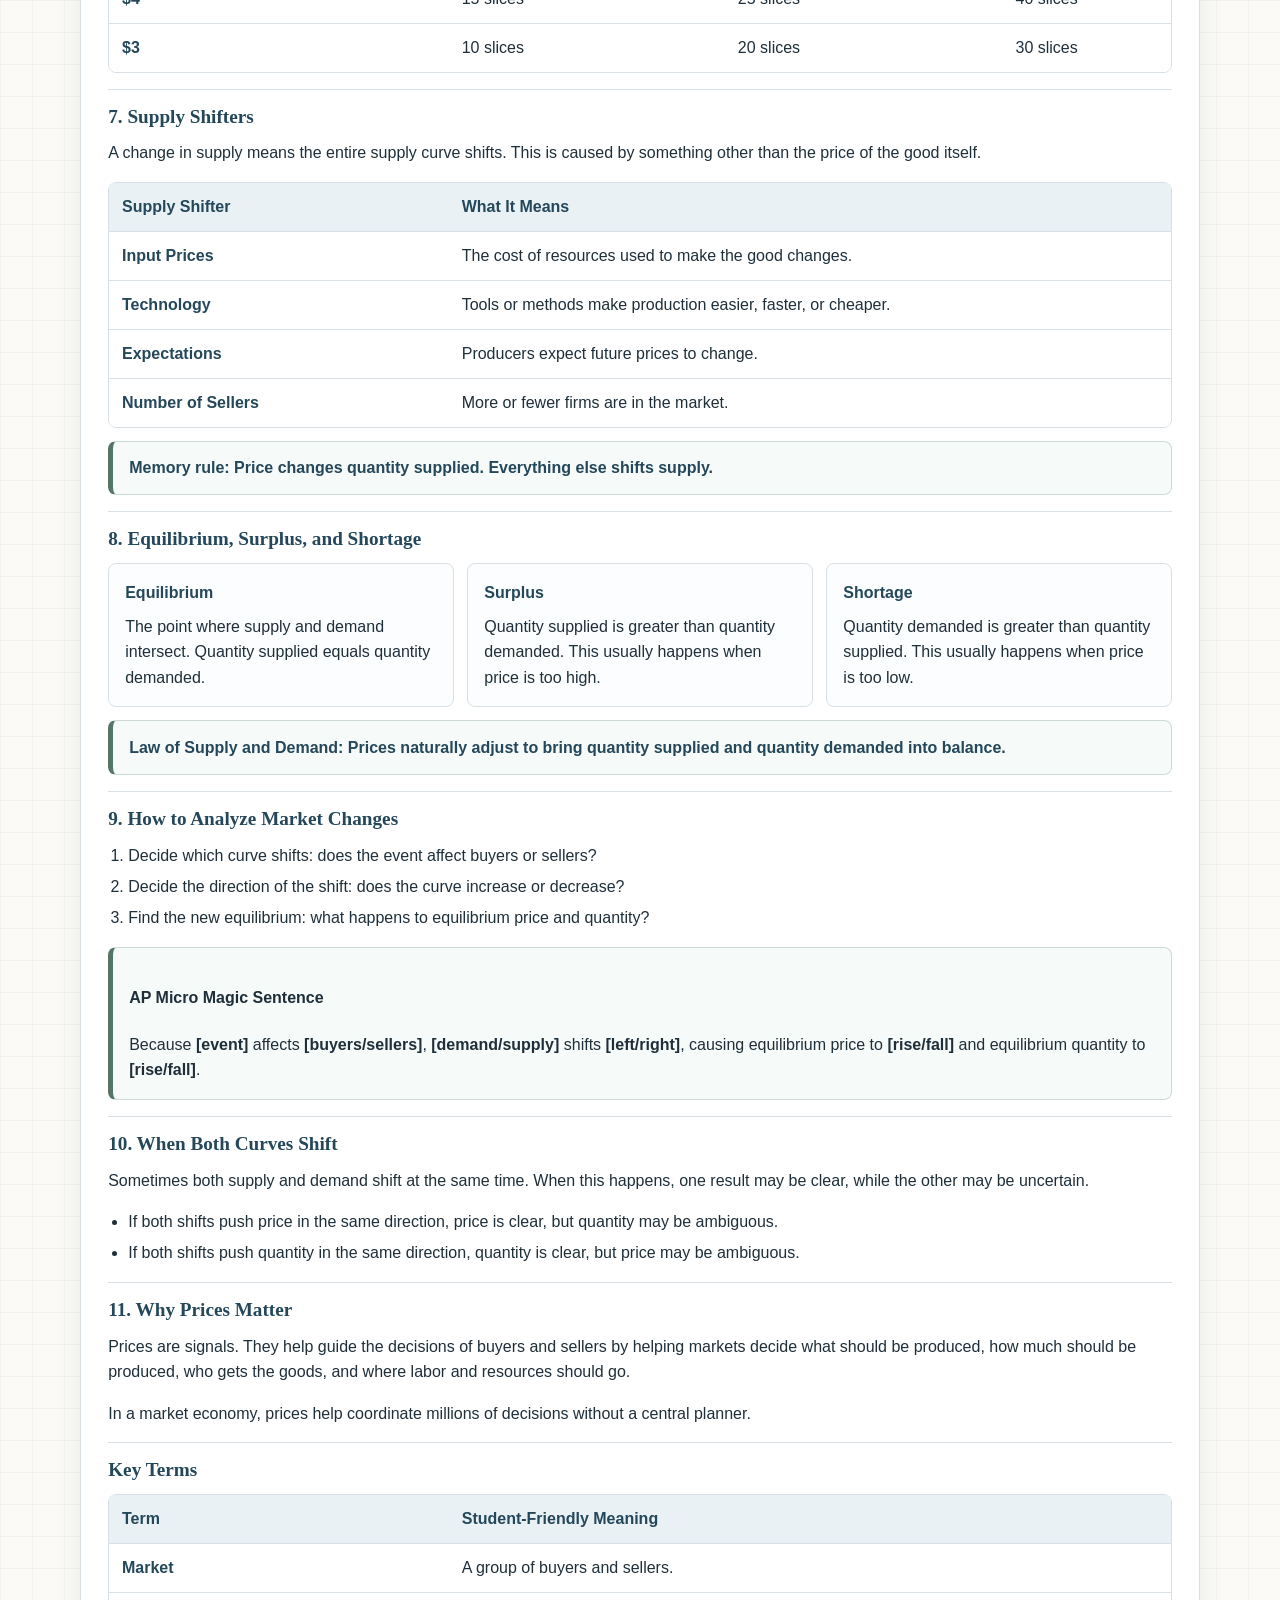
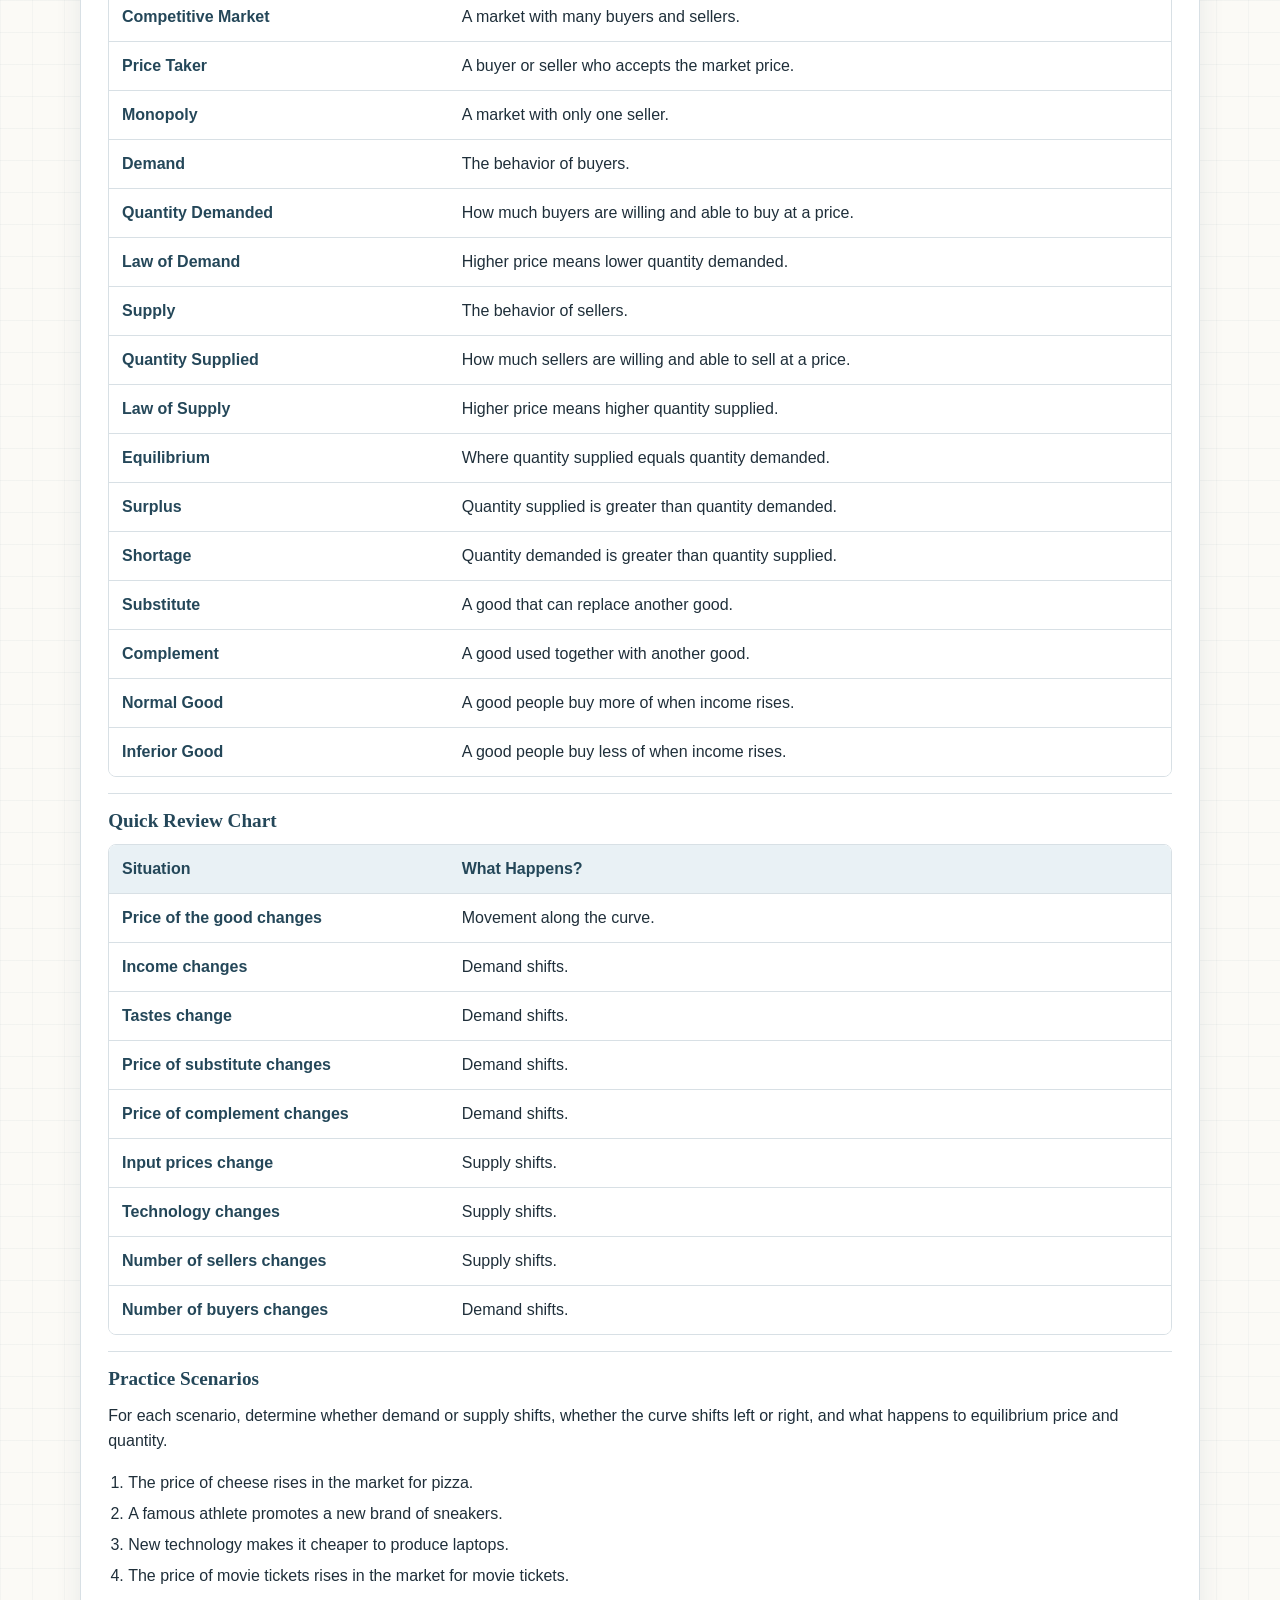
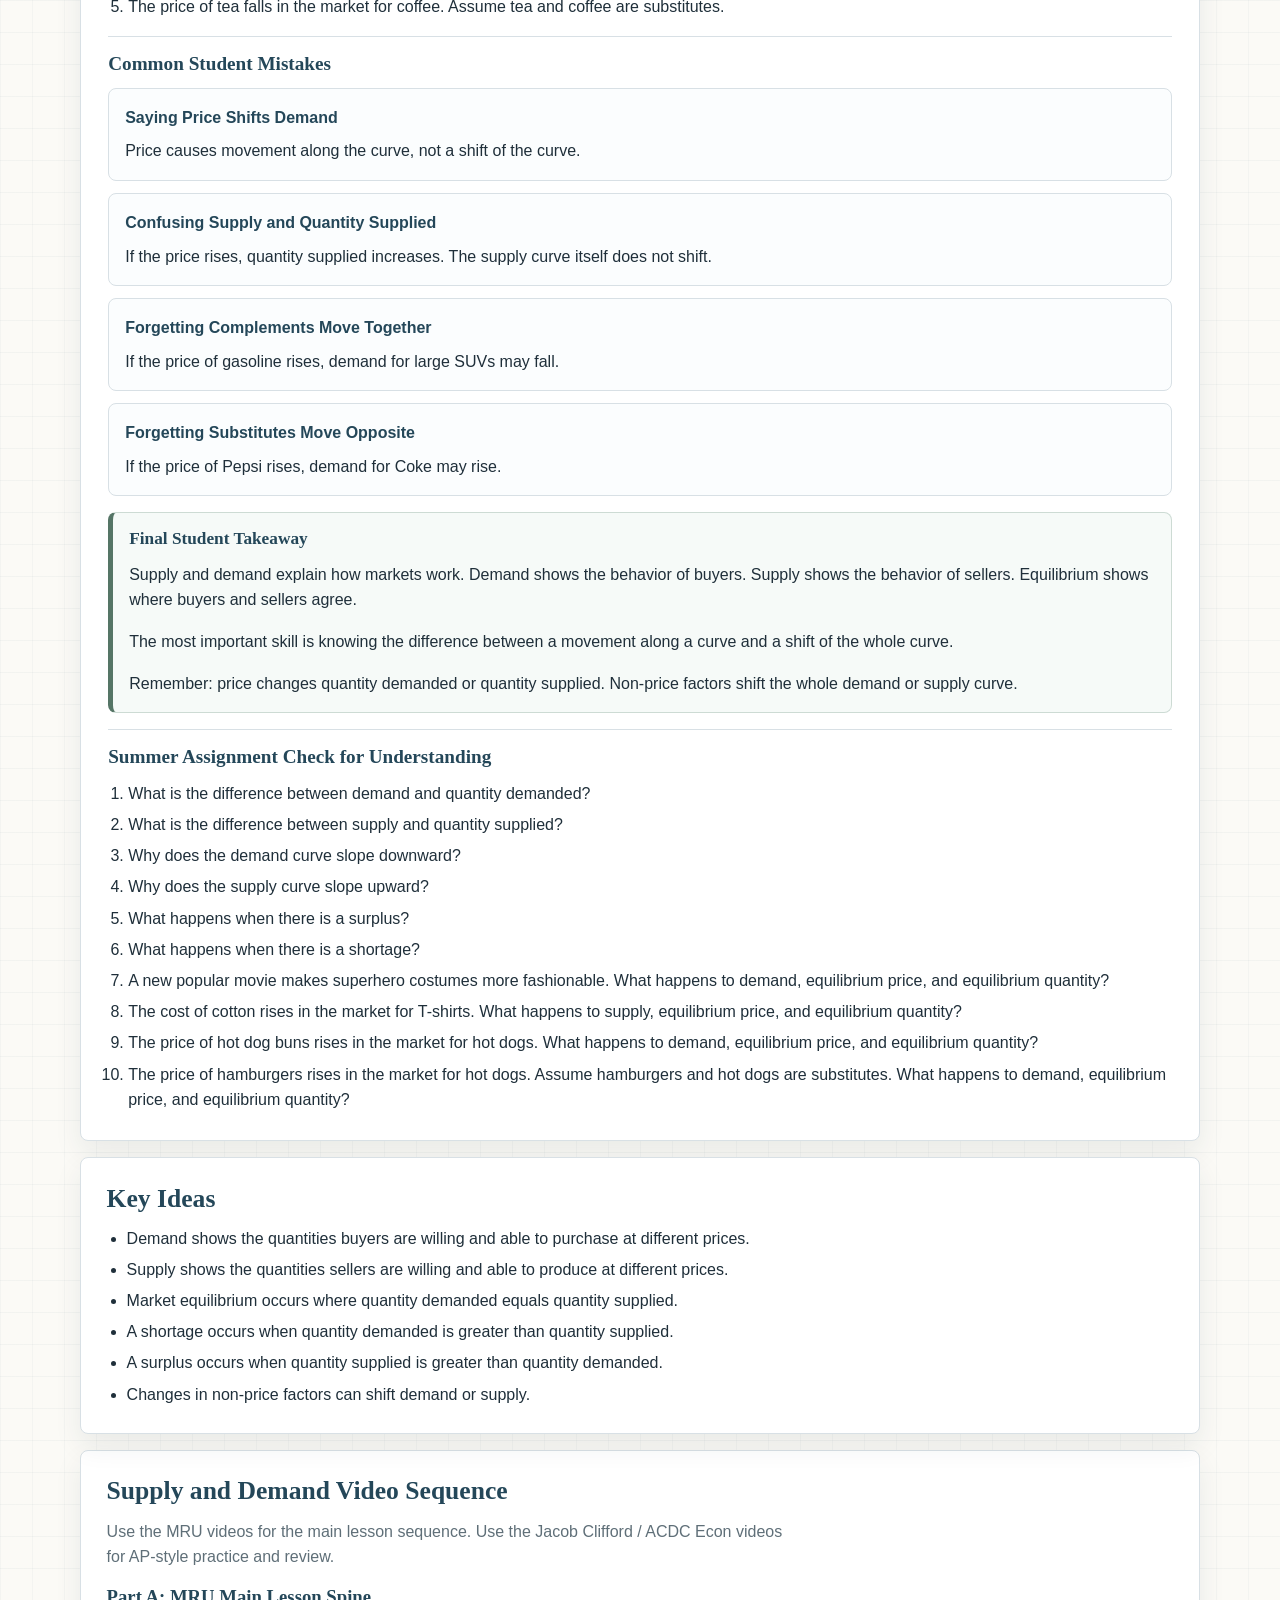
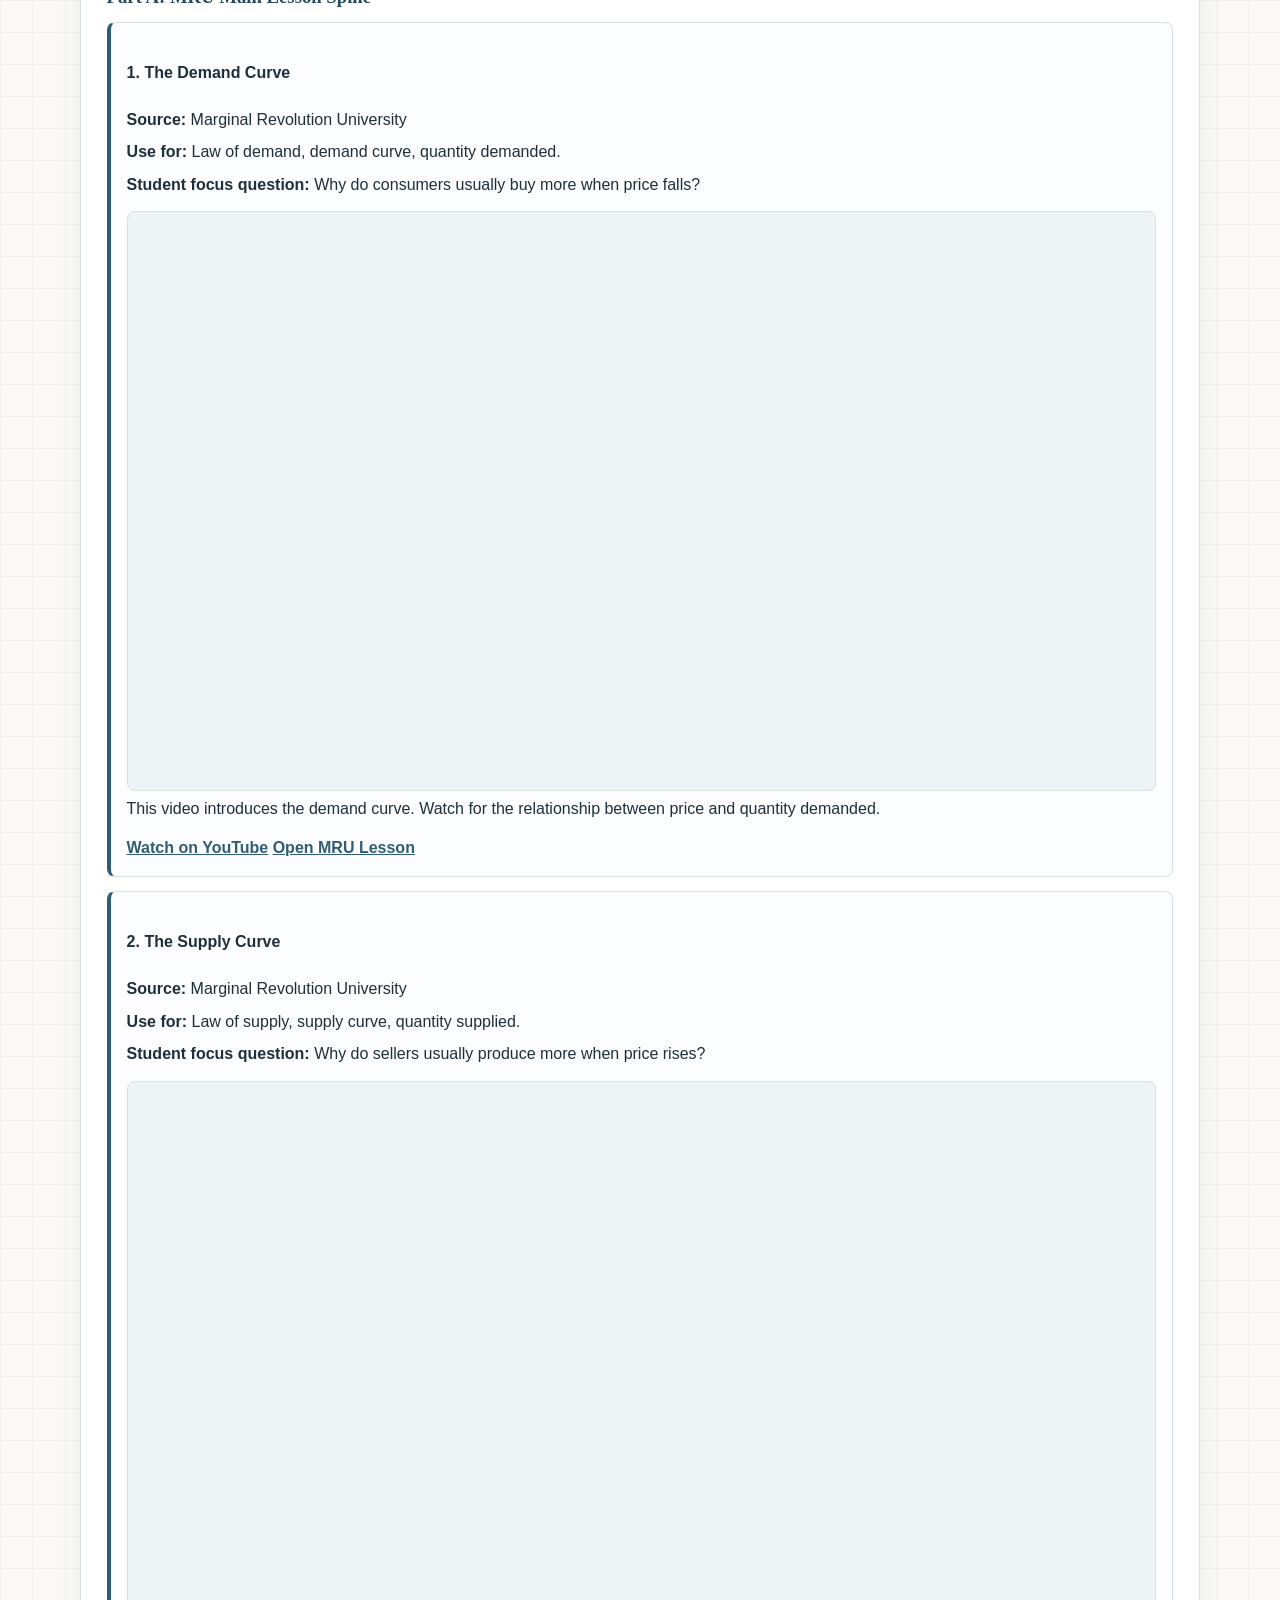
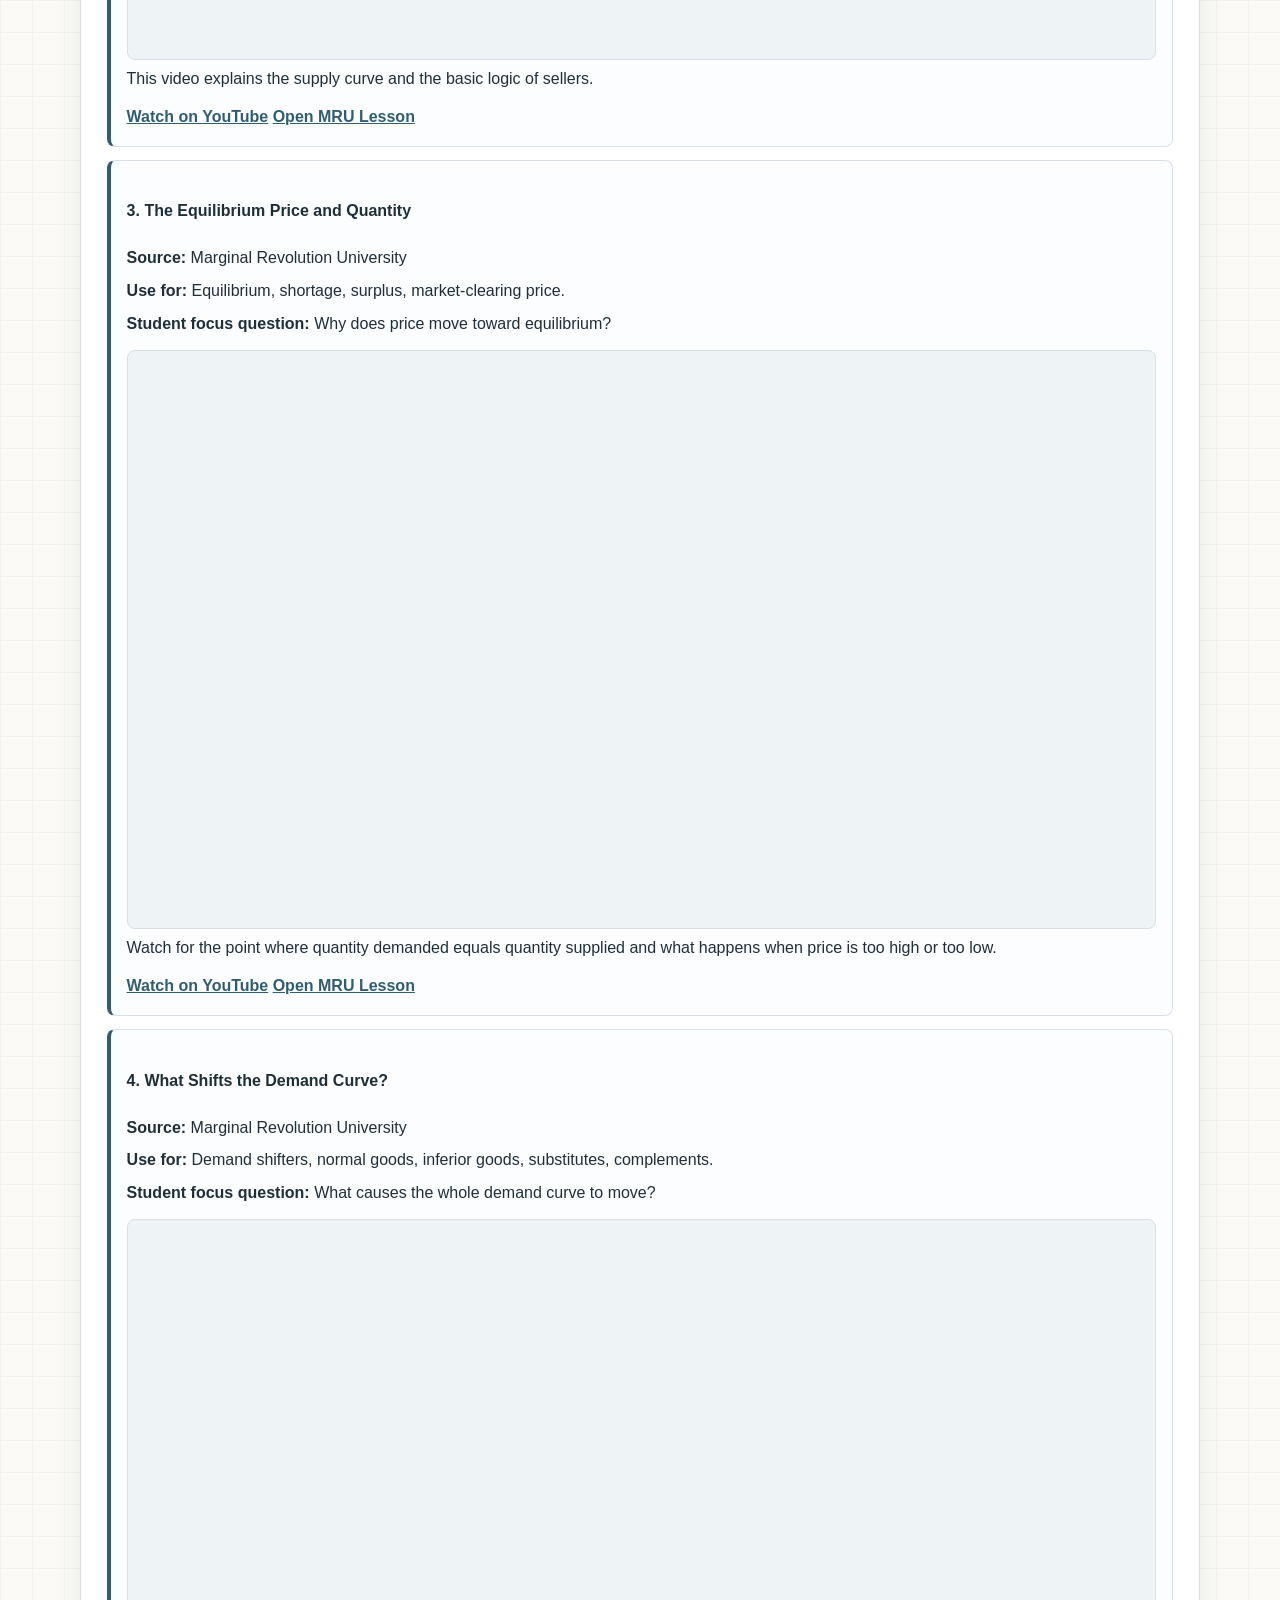
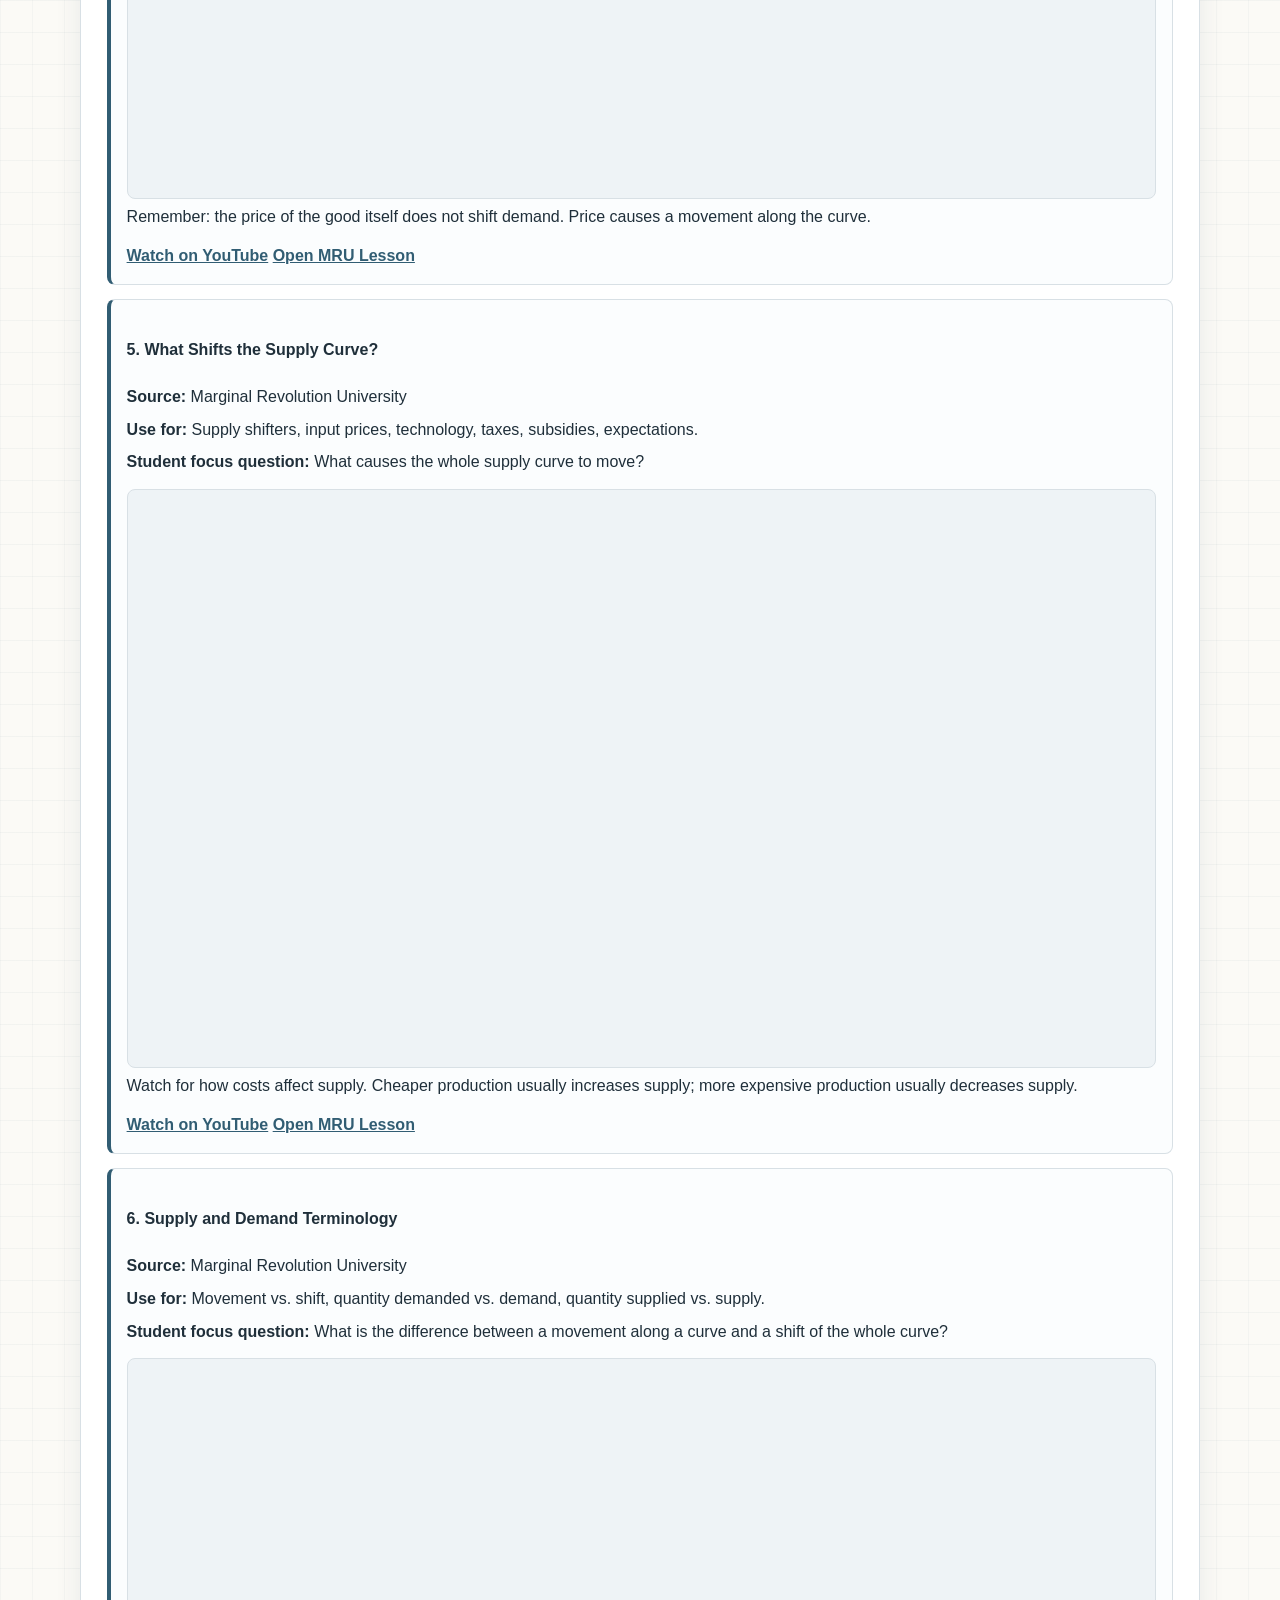
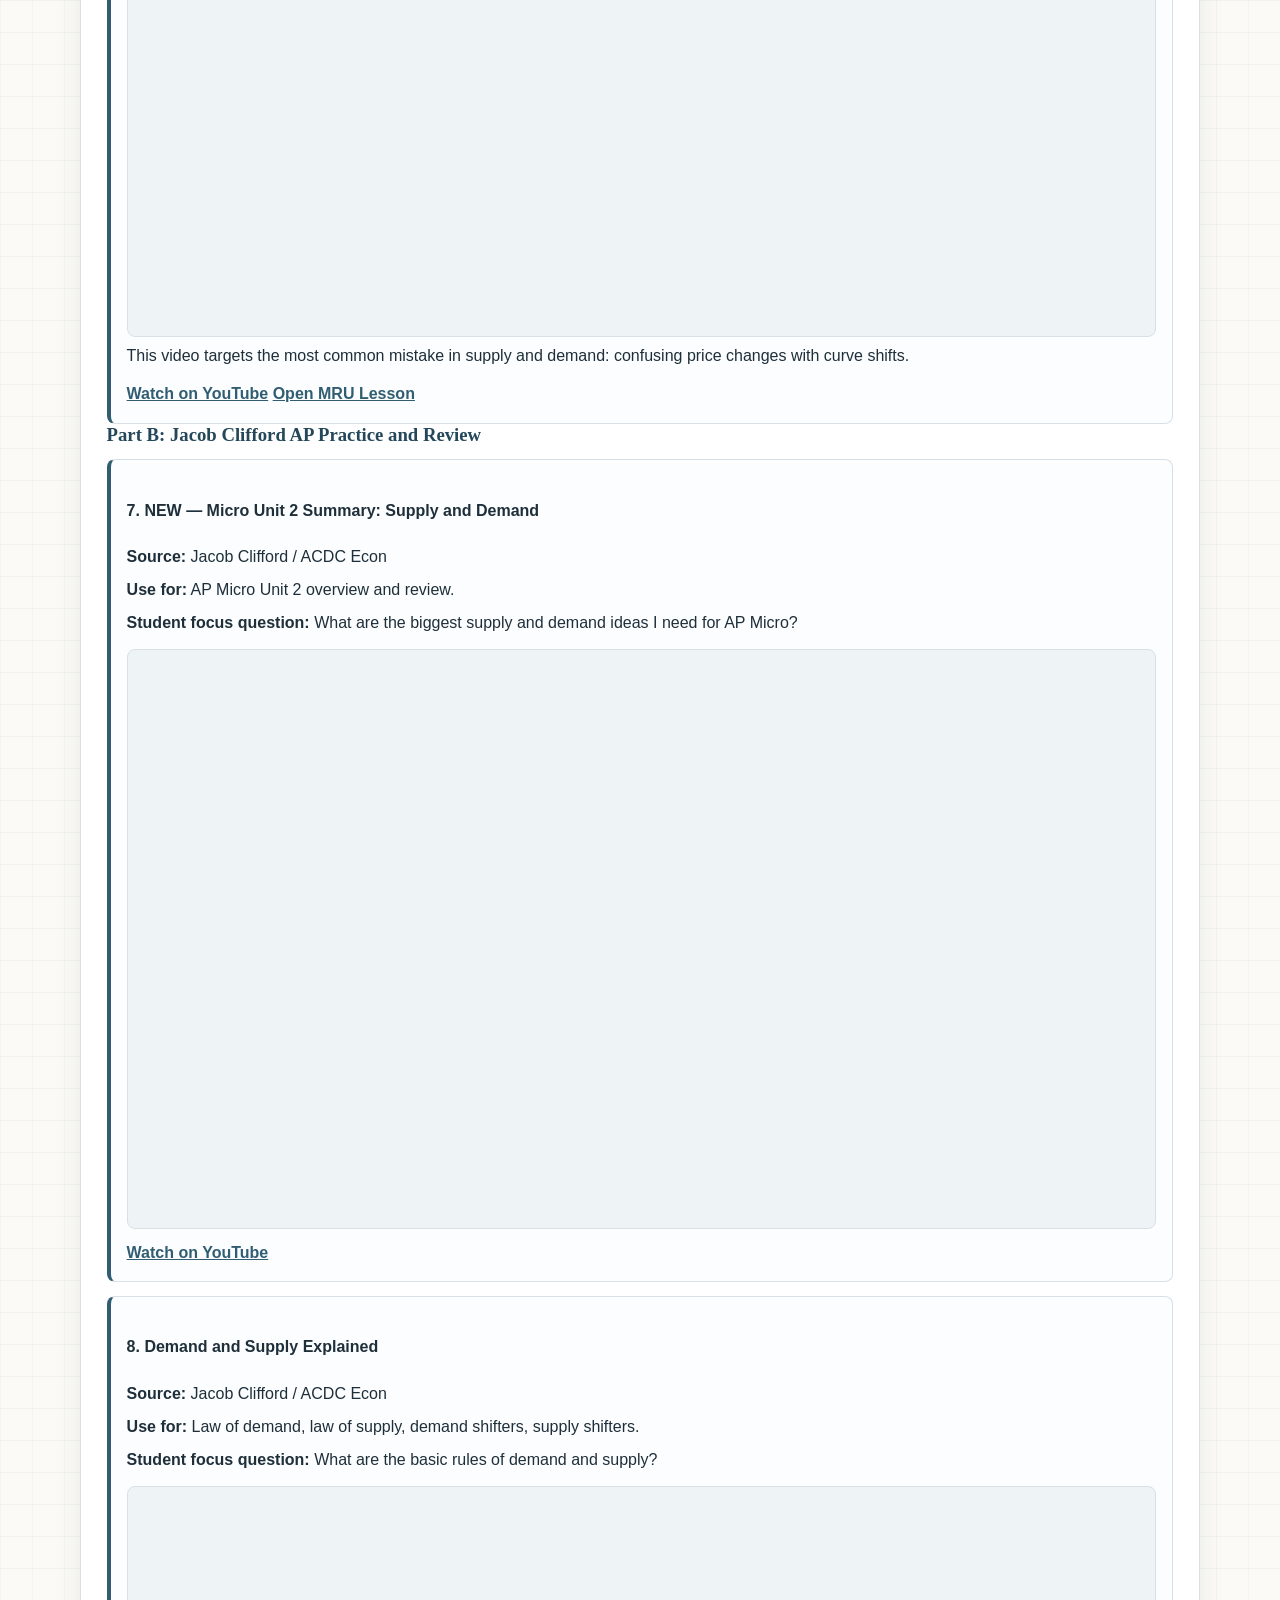
<file: chapter4.html>
<!doctype html>
<html lang="en">
<head>
  <meta charset="utf-8">
  <meta name="viewport" content="width=device-width, initial-scale=1">
  <title>Chapter 4 — Intro to Supply and Demand</title>
  <link rel="stylesheet" href="style.css">
</head>
<body>
  <header class="site-header">
    <a class="brand" href="index.html">AP Microeconomics</a>
    <nav class="site-nav" aria-label="Main navigation">
      <a href="index.html">Home</a>
      <a href="intro.html">Intro</a>
      <a href="chapter1.html">Chapter 1</a>
      <a href="chapter2.html">Chapter 2</a>
      <a href="chapter3.html">Chapter 3</a>
      <a href="chapter4.html" aria-current="page">Chapter 4</a>
      <a href="vocabulary.html">Vocabulary</a>
      <a href="submission.html">Submit</a>
    </nav>
  </header>

  <main>
    <section class="page-title">
      <p class="eyebrow">Chapter 4</p>
      <h1>Intro to Supply and Demand</h1>
      <p>Build the basic market model economists use to explain prices, quantities, shortages, and surpluses.</p>
    </section>

    <section class="grid two-column">
      <article class="card">
        <h2>Essential Question</h2>
        <p>How do supply and demand work together to determine market price and quantity?</p>
      </article>

      <article class="card">
        <h2>Required Reading</h2>
        <p>
          Read the Supply and Demand guide below. Focus on the difference between
          movements along curves and shifts of entire curves.
        </p>
      </article>
    </section>

    <section class="reading-section">
      <p class="eyebrow">Required Reading</p>
      <h2>Supply and Demand: How Markets Work</h2>
      <p class="section-intro">
        Supply and demand is one of the most important models in economics. It explains
        why prices rise and fall, why shortages happen, why stores sometimes have too much
        inventory, and how buyers and sellers organize scarce resources through markets.
      </p>

      <div class="callout">
        <h3>Essential Question</h3>
        <p>How do supply and demand determine prices, quantities, and the way scarce resources are allocated in a market economy?</p>
      </div>

      <div class="reading-file-card">
        <h3>Student Study Guide</h3>
        <p>
          Use the Chapter 4 Mankiw student study guide as your assigned reading companion.
          Read it alongside this page and focus on demand, supply, equilibrium, shortages,
          surpluses, and market changes.
        </p>
        <a class="button" href="chapter4-reading.html">
          Open Chapter 4 Web Reading
        </a>
      </div>

      <div class="reading-block">
        <h3>What You Should Be Able to Do</h3>
        <ol>
          <li>Define a market.</li>
          <li>Explain the law of demand and the law of supply.</li>
          <li>Identify the difference between a movement along a curve and a shift of a curve.</li>
          <li>Identify the main shifters of demand and supply.</li>
          <li>Explain equilibrium price and equilibrium quantity.</li>
          <li>Explain shortages and surpluses.</li>
          <li>Use a supply-and-demand graph to predict changes in price and quantity.</li>
          <li>Explain why prices act as signals in a market economy.</li>
        </ol>
      </div>

      <div class="reading-block">
        <h3>1. Markets and Competitive Markets</h3>
        <p>
          A market is a group of buyers and sellers of a particular good or service. A
          market does not have to be a physical place; markets can exist in stores, online,
          in neighborhoods, across the country, or around the world.
        </p>
        <div class="principle-grid">
          <article class="principle-card">
            <h4>Market</h4>
            <p>Where buyers and sellers interact.</p>
          </article>
          <article class="principle-card">
            <h4>Competitive Market</h4>
            <p>A market with many buyers and many sellers, where no single buyer or seller controls the price.</p>
          </article>
          <article class="principle-card">
            <h4>Price Taker</h4>
            <p>A buyer or seller who must accept the market price.</p>
          </article>
        </div>
        <p>
          A monopoly is the opposite case: a market with only one seller. In a monopoly,
          the seller has much more control over price because buyers do not have many alternatives.
        </p>
      </div>

      <div class="reading-block">
        <h3>2. Demand</h3>
        <p>
          Demand shows the behavior of buyers. Quantity demanded is the amount of a good
          that buyers are willing and able to purchase at a specific price.
        </p>
        <p class="big-idea">
          Law of Demand: When price rises, quantity demanded usually falls. When price
          falls, quantity demanded usually rises.
        </p>
        <p>
          Demand curves usually slope downward because price and quantity demanded move in
          opposite directions. This is called an inverse relationship.
        </p>
        <figure class="ap-diagram">
          <svg viewBox="0 0 520 360" role="img" aria-labelledby="demand-title demand-desc">
            <title id="demand-title">AP-style demand curve diagram</title>
            <desc id="demand-desc">A downward-sloping demand curve with price on the vertical axis and quantity on the horizontal axis.</desc>
            <line class="diagram-axis" x1="95" y1="285" x2="455" y2="285"></line>
            <line class="diagram-axis" x1="95" y1="285" x2="95" y2="55"></line>
            <polygon class="diagram-arrow" points="455,285 442,278 442,292"></polygon>
            <polygon class="diagram-arrow" points="95,55 88,68 102,68"></polygon>
            <line class="demand-curve" x1="155" y1="95" x2="405" y2="245"></line>
            <text class="diagram-label" x="74" y="48">Price</text>
            <text class="diagram-label" x="400" y="326">Quantity</text>
            <text class="curve-label" x="410" y="250">D</text>
          </svg>
          <figcaption>
            AP-style demand curve: price is on the vertical axis, quantity is on the
            horizontal axis, and demand slopes downward.
          </figcaption>
        </figure>
        <div class="teacher-note">
          <h4>O'Brien's Note</h4>
          <p>
            Demand is a <strong>Down-Ski-Slope</strong>, but supply is a
            <strong>climb to the sky</strong>.
          </p>
        </div>
        <div class="table-wrap">
          <table class="term-table">
            <thead>
              <tr>
                <th>Price of Pizza</th>
                <th>Ava's Quantity Demanded</th>
                <th>Mia's Quantity Demanded</th>
                <th>Market Demand</th>
              </tr>
            </thead>
            <tbody>
              <tr><td>$5</td><td>2 slices</td><td>3 slices</td><td>5 slices</td></tr>
              <tr><td>$4</td><td>3 slices</td><td>4 slices</td><td>7 slices</td></tr>
              <tr><td>$3</td><td>4 slices</td><td>5 slices</td><td>9 slices</td></tr>
            </tbody>
          </table>
        </div>
      </div>

      <div class="reading-block">
        <h3>3. Demand Shifters</h3>
        <p>
          A change in demand means the entire demand curve shifts. This is caused by
          something other than the price of the good itself.
        </p>
        <div class="table-wrap">
          <table class="term-table">
            <thead>
              <tr>
                <th>Demand Shifter</th>
                <th>What It Means</th>
              </tr>
            </thead>
            <tbody>
              <tr><td>Income</td><td>Consumers have more or less money to spend.</td></tr>
              <tr><td>Price of Substitutes</td><td>The price of a rival good changes.</td></tr>
              <tr><td>Price of Complements</td><td>The price of a related good changes.</td></tr>
              <tr><td>Tastes and Preferences</td><td>Consumers want the good more or less.</td></tr>
              <tr><td>Expectations</td><td>Consumers expect future prices or income to change.</td></tr>
              <tr><td>Number of Buyers</td><td>More or fewer consumers are in the market.</td></tr>
            </tbody>
          </table>
        </div>
        <p class="big-idea">Important rule: The price of the good itself does not shift demand.</p>
      </div>

      <div class="reading-block">
        <h3>4. Normal Goods, Inferior Goods, Substitutes, and Complements</h3>
        <div class="principle-grid">
          <article class="principle-card">
            <h4>Normal Good</h4>
            <p>A good people buy more of when income rises, such as restaurant meals, vacations, or name-brand products.</p>
          </article>
          <article class="principle-card">
            <h4>Inferior Good</h4>
            <p>A good people may buy less of when income rises, such as instant noodles, used clothing, or bus rides.</p>
          </article>
          <article class="principle-card">
            <h4>Substitutes</h4>
            <p>Goods that can replace each other. If Pepsi becomes more expensive, demand for Coke may rise.</p>
          </article>
          <article class="principle-card">
            <h4>Complements</h4>
            <p>Goods used together. If gasoline becomes more expensive, demand for large SUVs may fall.</p>
          </article>
        </div>
      </div>

      <div class="reading-block">
        <h3>5. Movement Along Demand vs. Shift in Demand</h3>
        <div class="principle-list">
          <article>
            <h4>Change in Quantity Demanded</h4>
            <p>A movement along the same demand curve caused only by a change in the price of the good itself.</p>
          </article>
          <article>
            <h4>Change in Demand</h4>
            <p>A shift of the entire demand curve caused by a demand shifter, such as income, tastes, or the price of a substitute.</p>
          </article>
        </div>
        <p class="big-idea">Memory rule: Price changes quantity demanded. Everything else shifts demand.</p>
      </div>

      <div class="reading-block">
        <h3>6. Supply</h3>
        <p>
          Supply shows the behavior of sellers. Quantity supplied is the amount of a good
          that sellers are willing and able to sell at a specific price.
        </p>
        <p class="big-idea">
          Law of Supply: When price rises, quantity supplied usually rises. When price
          falls, quantity supplied usually falls.
        </p>
        <p>
          Supply curves usually slope upward because price and quantity supplied move in
          the same direction. This is called a direct relationship.
        </p>
        <figure class="ap-diagram">
          <svg viewBox="0 0 520 360" role="img" aria-labelledby="supply-title supply-desc">
            <title id="supply-title">AP-style supply curve diagram</title>
            <desc id="supply-desc">An upward-sloping supply curve with price on the vertical axis and quantity on the horizontal axis.</desc>
            <line class="diagram-axis" x1="95" y1="285" x2="455" y2="285"></line>
            <line class="diagram-axis" x1="95" y1="285" x2="95" y2="55"></line>
            <polygon class="diagram-arrow" points="455,285 442,278 442,292"></polygon>
            <polygon class="diagram-arrow" points="95,55 88,68 102,68"></polygon>
            <line class="supply-curve" x1="155" y1="245" x2="405" y2="95"></line>
            <text class="diagram-label" x="74" y="48">Price</text>
            <text class="diagram-label" x="400" y="326">Quantity</text>
            <text class="supply-label" x="410" y="98">S</text>
          </svg>
          <figcaption>
            AP-style supply curve: price is on the vertical axis, quantity is on the
            horizontal axis, and supply slopes upward.
          </figcaption>
        </figure>
        <div class="teacher-note">
          <h4>O'Brien's Note</h4>
          <p>
            O'Brien will say: <strong>SUPPLY TO THE SKY!</strong>
          </p>
        </div>
        <div class="table-wrap">
          <table class="term-table">
            <thead>
              <tr>
                <th>Price of Pizza</th>
                <th>Shop A Quantity Supplied</th>
                <th>Shop B Quantity Supplied</th>
                <th>Market Supply</th>
              </tr>
            </thead>
            <tbody>
              <tr><td>$5</td><td>20 slices</td><td>30 slices</td><td>50 slices</td></tr>
              <tr><td>$4</td><td>15 slices</td><td>25 slices</td><td>40 slices</td></tr>
              <tr><td>$3</td><td>10 slices</td><td>20 slices</td><td>30 slices</td></tr>
            </tbody>
          </table>
        </div>
      </div>

      <div class="reading-block">
        <h3>7. Supply Shifters</h3>
        <p>
          A change in supply means the entire supply curve shifts. This is caused by
          something other than the price of the good itself.
        </p>
        <div class="table-wrap">
          <table class="term-table">
            <thead>
              <tr>
                <th>Supply Shifter</th>
                <th>What It Means</th>
              </tr>
            </thead>
            <tbody>
              <tr><td>Input Prices</td><td>The cost of resources used to make the good changes.</td></tr>
              <tr><td>Technology</td><td>Tools or methods make production easier, faster, or cheaper.</td></tr>
              <tr><td>Expectations</td><td>Producers expect future prices to change.</td></tr>
              <tr><td>Number of Sellers</td><td>More or fewer firms are in the market.</td></tr>
            </tbody>
          </table>
        </div>
        <p class="big-idea">Memory rule: Price changes quantity supplied. Everything else shifts supply.</p>
      </div>

      <div class="reading-block">
        <h3>8. Equilibrium, Surplus, and Shortage</h3>
        <div class="principle-grid">
          <article class="principle-card">
            <h4>Equilibrium</h4>
            <p>The point where supply and demand intersect. Quantity supplied equals quantity demanded.</p>
          </article>
          <article class="principle-card">
            <h4>Surplus</h4>
            <p>Quantity supplied is greater than quantity demanded. This usually happens when price is too high.</p>
          </article>
          <article class="principle-card">
            <h4>Shortage</h4>
            <p>Quantity demanded is greater than quantity supplied. This usually happens when price is too low.</p>
          </article>
        </div>
        <p class="big-idea">
          Law of Supply and Demand: Prices naturally adjust to bring quantity supplied and
          quantity demanded into balance.
        </p>
      </div>

      <div class="reading-block">
        <h3>9. How to Analyze Market Changes</h3>
        <ol>
          <li>Decide which curve shifts: does the event affect buyers or sellers?</li>
          <li>Decide the direction of the shift: does the curve increase or decrease?</li>
          <li>Find the new equilibrium: what happens to equilibrium price and quantity?</li>
        </ol>
        <div class="callout">
          <h4>AP Micro Magic Sentence</h4>
          <p>
            Because <strong>[event]</strong> affects <strong>[buyers/sellers]</strong>,
            <strong>[demand/supply]</strong> shifts <strong>[left/right]</strong>, causing
            equilibrium price to <strong>[rise/fall]</strong> and equilibrium quantity to
            <strong>[rise/fall]</strong>.
          </p>
        </div>
      </div>

      <div class="reading-block">
        <h3>10. When Both Curves Shift</h3>
        <p>
          Sometimes both supply and demand shift at the same time. When this happens, one
          result may be clear, while the other may be uncertain.
        </p>
        <ul>
          <li>If both shifts push price in the same direction, price is clear, but quantity may be ambiguous.</li>
          <li>If both shifts push quantity in the same direction, quantity is clear, but price may be ambiguous.</li>
        </ul>
      </div>

      <div class="reading-block">
        <h3>11. Why Prices Matter</h3>
        <p>
          Prices are signals. They help guide the decisions of buyers and sellers by
          helping markets decide what should be produced, how much should be produced,
          who gets the goods, and where labor and resources should go.
        </p>
        <p>
          In a market economy, prices help coordinate millions of decisions without a
          central planner.
        </p>
      </div>

      <div class="reading-block">
        <h3>Key Terms</h3>
        <div class="table-wrap">
          <table class="term-table">
            <thead>
              <tr>
                <th>Term</th>
                <th>Student-Friendly Meaning</th>
              </tr>
            </thead>
            <tbody>
              <tr><td>Market</td><td>A group of buyers and sellers.</td></tr>
              <tr><td>Competitive Market</td><td>A market with many buyers and sellers.</td></tr>
              <tr><td>Price Taker</td><td>A buyer or seller who accepts the market price.</td></tr>
              <tr><td>Monopoly</td><td>A market with only one seller.</td></tr>
              <tr><td>Demand</td><td>The behavior of buyers.</td></tr>
              <tr><td>Quantity Demanded</td><td>How much buyers are willing and able to buy at a price.</td></tr>
              <tr><td>Law of Demand</td><td>Higher price means lower quantity demanded.</td></tr>
              <tr><td>Supply</td><td>The behavior of sellers.</td></tr>
              <tr><td>Quantity Supplied</td><td>How much sellers are willing and able to sell at a price.</td></tr>
              <tr><td>Law of Supply</td><td>Higher price means higher quantity supplied.</td></tr>
              <tr><td>Equilibrium</td><td>Where quantity supplied equals quantity demanded.</td></tr>
              <tr><td>Surplus</td><td>Quantity supplied is greater than quantity demanded.</td></tr>
              <tr><td>Shortage</td><td>Quantity demanded is greater than quantity supplied.</td></tr>
              <tr><td>Substitute</td><td>A good that can replace another good.</td></tr>
              <tr><td>Complement</td><td>A good used together with another good.</td></tr>
              <tr><td>Normal Good</td><td>A good people buy more of when income rises.</td></tr>
              <tr><td>Inferior Good</td><td>A good people buy less of when income rises.</td></tr>
            </tbody>
          </table>
        </div>
      </div>

      <div class="reading-block">
        <h3>Quick Review Chart</h3>
        <div class="table-wrap">
          <table class="term-table">
            <thead>
              <tr>
                <th>Situation</th>
                <th>What Happens?</th>
              </tr>
            </thead>
            <tbody>
              <tr><td>Price of the good changes</td><td>Movement along the curve.</td></tr>
              <tr><td>Income changes</td><td>Demand shifts.</td></tr>
              <tr><td>Tastes change</td><td>Demand shifts.</td></tr>
              <tr><td>Price of substitute changes</td><td>Demand shifts.</td></tr>
              <tr><td>Price of complement changes</td><td>Demand shifts.</td></tr>
              <tr><td>Input prices change</td><td>Supply shifts.</td></tr>
              <tr><td>Technology changes</td><td>Supply shifts.</td></tr>
              <tr><td>Number of sellers changes</td><td>Supply shifts.</td></tr>
              <tr><td>Number of buyers changes</td><td>Demand shifts.</td></tr>
            </tbody>
          </table>
        </div>
      </div>

      <div class="reading-block">
        <h3>Practice Scenarios</h3>
        <p>For each scenario, determine whether demand or supply shifts, whether the curve shifts left or right, and what happens to equilibrium price and quantity.</p>
        <ol>
          <li>The price of cheese rises in the market for pizza.</li>
          <li>A famous athlete promotes a new brand of sneakers.</li>
          <li>New technology makes it cheaper to produce laptops.</li>
          <li>The price of movie tickets rises in the market for movie tickets.</li>
          <li>The price of tea falls in the market for coffee. Assume tea and coffee are substitutes.</li>
        </ol>
      </div>

      <div class="reading-block">
        <h3>Common Student Mistakes</h3>
        <div class="principle-list">
          <article>
            <h4>Saying Price Shifts Demand</h4>
            <p>Price causes movement along the curve, not a shift of the curve.</p>
          </article>
          <article>
            <h4>Confusing Supply and Quantity Supplied</h4>
            <p>If the price rises, quantity supplied increases. The supply curve itself does not shift.</p>
          </article>
          <article>
            <h4>Forgetting Complements Move Together</h4>
            <p>If the price of gasoline rises, demand for large SUVs may fall.</p>
          </article>
          <article>
            <h4>Forgetting Substitutes Move Opposite</h4>
            <p>If the price of Pepsi rises, demand for Coke may rise.</p>
          </article>
        </div>
      </div>

      <div class="callout">
        <h3>Final Student Takeaway</h3>
        <p>
          Supply and demand explain how markets work. Demand shows the behavior of buyers.
          Supply shows the behavior of sellers. Equilibrium shows where buyers and sellers agree.
        </p>
        <p>
          The most important skill is knowing the difference between a movement along a
          curve and a shift of the whole curve.
        </p>
        <p>
          Remember: price changes quantity demanded or quantity supplied. Non-price factors
          shift the whole demand or supply curve.
        </p>
      </div>

      <div class="reading-block">
        <h3>Summer Assignment Check for Understanding</h3>
        <ol>
          <li>What is the difference between demand and quantity demanded?</li>
          <li>What is the difference between supply and quantity supplied?</li>
          <li>Why does the demand curve slope downward?</li>
          <li>Why does the supply curve slope upward?</li>
          <li>What happens when there is a surplus?</li>
          <li>What happens when there is a shortage?</li>
          <li>A new popular movie makes superhero costumes more fashionable. What happens to demand, equilibrium price, and equilibrium quantity?</li>
          <li>The cost of cotton rises in the market for T-shirts. What happens to supply, equilibrium price, and equilibrium quantity?</li>
          <li>The price of hot dog buns rises in the market for hot dogs. What happens to demand, equilibrium price, and equilibrium quantity?</li>
          <li>The price of hamburgers rises in the market for hot dogs. Assume hamburgers and hot dogs are substitutes. What happens to demand, equilibrium price, and equilibrium quantity?</li>
        </ol>
      </div>
    </section>

    <section class="card">
      <h2>Key Ideas</h2>
      <ul>
        <li>Demand shows the quantities buyers are willing and able to purchase at different prices.</li>
        <li>Supply shows the quantities sellers are willing and able to produce at different prices.</li>
        <li>Market equilibrium occurs where quantity demanded equals quantity supplied.</li>
        <li>A shortage occurs when quantity demanded is greater than quantity supplied.</li>
        <li>A surplus occurs when quantity supplied is greater than quantity demanded.</li>
        <li>Changes in non-price factors can shift demand or supply.</li>
      </ul>
    </section>

    <section class="module-section">
      <h2>Supply and Demand Video Sequence</h2>
      <p>
        Use the MRU videos for the main lesson sequence. Use the Jacob Clifford / ACDC Econ
        videos for AP-style practice and review.
      </p>

      <h3>Part A: MRU Main Lesson Spine</h3>

      <div class="video-card">
        <h4>1. The Demand Curve</h4>
        <p><strong>Source:</strong> Marginal Revolution University</p>
        <p><strong>Use for:</strong> Law of demand, demand curve, quantity demanded.</p>
        <p><strong>Student focus question:</strong> Why do consumers usually buy more when price falls?</p>
        <div class="video-embed">
          <iframe src="https://www.youtube.com/embed/kUPm2tMCbGE" title="The Demand Curve - Marginal Revolution University" allowfullscreen></iframe>
        </div>
        <p>This video introduces the demand curve. Watch for the relationship between price and quantity demanded.</p>
        <a href="https://www.youtube.com/watch?v=kUPm2tMCbGE" target="_blank" rel="noopener">Watch on YouTube</a>
        <a href="https://mru.org/courses/principles-economics-microeconomics/demand-curve-shifts-definition" target="_blank" rel="noopener">Open MRU Lesson</a>
      </div>

      <div class="video-card">
        <h4>2. The Supply Curve</h4>
        <p><strong>Source:</strong> Marginal Revolution University</p>
        <p><strong>Use for:</strong> Law of supply, supply curve, quantity supplied.</p>
        <p><strong>Student focus question:</strong> Why do sellers usually produce more when price rises?</p>
        <div class="video-embed">
          <iframe src="https://www.youtube.com/embed/nKvrbOq1OfI" title="The Supply Curve - Marginal Revolution University" allowfullscreen></iframe>
        </div>
        <p>This video explains the supply curve and the basic logic of sellers.</p>
        <a href="https://www.youtube.com/watch?v=nKvrbOq1OfI" target="_blank" rel="noopener">Watch on YouTube</a>
        <a href="https://mru.org/courses/principles-economics-microeconomics/supply-curve-definition-example" target="_blank" rel="noopener">Open MRU Lesson</a>
      </div>

      <div class="video-card">
        <h4>3. The Equilibrium Price and Quantity</h4>
        <p><strong>Source:</strong> Marginal Revolution University</p>
        <p><strong>Use for:</strong> Equilibrium, shortage, surplus, market-clearing price.</p>
        <p><strong>Student focus question:</strong> Why does price move toward equilibrium?</p>
        <div class="video-embed">
          <iframe src="https://www.youtube.com/embed/7eZcPs9z9OA" title="The Equilibrium Price and Quantity - Marginal Revolution University" allowfullscreen></iframe>
        </div>
        <p>Watch for the point where quantity demanded equals quantity supplied and what happens when price is too high or too low.</p>
        <a href="https://www.youtube.com/watch?v=7eZcPs9z9OA" target="_blank" rel="noopener">Watch on YouTube</a>
        <a href="https://mru.org/courses/principles-economics-microeconomics/equilibrium-price-supply-demand-example" target="_blank" rel="noopener">Open MRU Lesson</a>
      </div>

      <div class="video-card">
        <h4>4. What Shifts the Demand Curve?</h4>
        <p><strong>Source:</strong> Marginal Revolution University</p>
        <p><strong>Use for:</strong> Demand shifters, normal goods, inferior goods, substitutes, complements.</p>
        <p><strong>Student focus question:</strong> What causes the whole demand curve to move?</p>
        <div class="video-embed">
          <iframe src="https://www.youtube.com/embed/XYr8natwhuY" title="What Shifts the Demand Curve - Marginal Revolution University" allowfullscreen></iframe>
        </div>
        <p>Remember: the price of the good itself does not shift demand. Price causes a movement along the curve.</p>
        <a href="https://www.youtube.com/watch?v=XYr8natwhuY" target="_blank" rel="noopener">Watch on YouTube</a>
        <a href="https://mru.org/courses/principles-economics-microeconomics/what-shifts-demand-curve" target="_blank" rel="noopener">Open MRU Lesson</a>
      </div>

      <div class="video-card">
        <h4>5. What Shifts the Supply Curve?</h4>
        <p><strong>Source:</strong> Marginal Revolution University</p>
        <p><strong>Use for:</strong> Supply shifters, input prices, technology, taxes, subsidies, expectations.</p>
        <p><strong>Student focus question:</strong> What causes the whole supply curve to move?</p>
        <div class="video-embed">
          <iframe src="https://www.youtube.com/embed/5iyCwbvJc_U" title="What Shifts the Supply Curve - Marginal Revolution University" allowfullscreen></iframe>
        </div>
        <p>Watch for how costs affect supply. Cheaper production usually increases supply; more expensive production usually decreases supply.</p>
        <a href="https://www.youtube.com/watch?v=5iyCwbvJc_U" target="_blank" rel="noopener">Watch on YouTube</a>
        <a href="https://mru.org/courses/principles-economics-microeconomics/supply-curve-shift" target="_blank" rel="noopener">Open MRU Lesson</a>
      </div>

      <div class="video-card">
        <h4>6. Supply and Demand Terminology</h4>
        <p><strong>Source:</strong> Marginal Revolution University</p>
        <p><strong>Use for:</strong> Movement vs. shift, quantity demanded vs. demand, quantity supplied vs. supply.</p>
        <p><strong>Student focus question:</strong> What is the difference between a movement along a curve and a shift of the whole curve?</p>
        <div class="video-embed">
          <iframe src="https://www.youtube.com/embed/BwNzl15NOTI" title="Supply and Demand Terminology - Marginal Revolution University" allowfullscreen></iframe>
        </div>
        <p>This video targets the most common mistake in supply and demand: confusing price changes with curve shifts.</p>
        <a href="https://www.youtube.com/watch?v=BwNzl15NOTI" target="_blank" rel="noopener">Watch on YouTube</a>
        <a href="https://mru.org/courses/principles-economics-microeconomics/supply-demand-definition" target="_blank" rel="noopener">Open MRU Lesson</a>
      </div>

      <h3>Part B: Jacob Clifford AP Practice and Review</h3>

      <div class="video-card">
        <h4>7. NEW — Micro Unit 2 Summary: Supply and Demand</h4>
        <p><strong>Source:</strong> Jacob Clifford / ACDC Econ</p>
        <p><strong>Use for:</strong> AP Micro Unit 2 overview and review.</p>
        <p><strong>Student focus question:</strong> What are the biggest supply and demand ideas I need for AP Micro?</p>
        <div class="video-embed">
          <iframe src="https://www.youtube.com/embed/4Zn-ktxeiKk" title="NEW Micro Unit 2 Summary - Supply and Demand - Jacob Clifford" allowfullscreen></iframe>
        </div>
        <a href="https://www.youtube.com/watch?v=4Zn-ktxeiKk" target="_blank" rel="noopener">Watch on YouTube</a>
      </div>

      <div class="video-card">
        <h4>8. Demand and Supply Explained</h4>
        <p><strong>Source:</strong> Jacob Clifford / ACDC Econ</p>
        <p><strong>Use for:</strong> Law of demand, law of supply, demand shifters, supply shifters.</p>
        <p><strong>Student focus question:</strong> What are the basic rules of demand and supply?</p>
        <div class="video-embed">
          <iframe src="https://www.youtube.com/embed/LwLh6ax0zTE" title="Demand and Supply Explained - Jacob Clifford" allowfullscreen></iframe>
        </div>
        <a href="https://www.youtube.com/watch?v=LwLh6ax0zTE" target="_blank" rel="noopener">Watch on YouTube</a>
      </div>

      <div class="video-card">
        <h4>9. Demand and Supply Explained Part 2</h4>
        <p><strong>Source:</strong> Jacob Clifford / ACDC Econ</p>
        <p><strong>Use for:</strong> Equilibrium, market changes, supply and demand together.</p>
        <p><strong>Student focus question:</strong> How do supply and demand work together to set price and quantity?</p>
        <div class="video-embed">
          <iframe src="https://www.youtube.com/embed/ewPNugIqCUM" title="Demand and Supply Explained Part 2 - Jacob Clifford" allowfullscreen></iframe>
        </div>
        <a href="https://www.youtube.com/watch?v=ewPNugIqCUM" target="_blank" rel="noopener">Watch on YouTube</a>
      </div>

      <div class="video-card">
        <h4>10. Shifting Demand and Supply</h4>
        <p><strong>Source:</strong> Jacob Clifford / ACDC Econ</p>
        <p><strong>Use for:</strong> Shift practice, equilibrium price and quantity changes.</p>
        <p><strong>Student focus question:</strong> How do I know which curve shifts and what happens next?</p>
        <div class="video-embed">
          <iframe src="https://www.youtube.com/embed/V0tIOqU7m-c" title="Shifting Demand and Supply - Jacob Clifford" allowfullscreen></iframe>
        </div>
        <a href="https://www.youtube.com/watch?v=V0tIOqU7m-c" target="_blank" rel="noopener">Watch on YouTube</a>
      </div>

      <div class="video-card">
        <h4>11. Double Shifts — Supply and Demand</h4>
        <p><strong>Source:</strong> Jacob Clifford / ACDC Econ</p>
        <p><strong>Use for:</strong> Both curves shifting, ambiguous price or quantity.</p>
        <p><strong>Student focus question:</strong> What happens when both supply and demand shift at the same time?</p>
        <div class="video-embed">
          <iframe src="https://www.youtube.com/embed/K0AQ9rK8MN4" title="Double Shifts - Supply and Demand - Jacob Clifford" allowfullscreen></iframe>
        </div>
        <a href="https://www.youtube.com/watch?v=K0AQ9rK8MN4" target="_blank" rel="noopener">Watch on YouTube</a>
      </div>

      <div class="video-card">
        <h4>12. Supply and Demand Practice</h4>
        <p><strong>Source:</strong> Jacob Clifford / ACDC Econ</p>
        <p><strong>Use for:</strong> Final practice before quiz or assessment.</p>
        <p><strong>Student focus question:</strong> Can I apply supply and demand to real scenarios?</p>
        <div class="video-embed">
          <iframe src="https://www.youtube.com/embed/9QSWLmyGpYc" title="Supply and Demand Practice - Jacob Clifford" allowfullscreen></iframe>
        </div>
        <a href="https://www.youtube.com/watch?v=9QSWLmyGpYc" target="_blank" rel="noopener">Watch on YouTube</a>
      </div>

      <div class="callout">
        <h3>Recommended Student Workflow</h3>
        <ol>
          <li>Learn the model: watch the demand curve, supply curve, and equilibrium videos.</li>
          <li>Learn the shifters: watch the demand shifter, supply shifter, and terminology videos.</li>
          <li>Practice like AP Micro: use the Jacob Clifford videos for scenario practice and double-shift logic.</li>
        </ol>
      </div>

      <div class="callout">
        <h3>Student Viewing Questions</h3>
        <ol>
          <li>What does the Law of Demand say?</li>
          <li>What does the Law of Supply say?</li>
          <li>What is equilibrium?</li>
          <li>What happens when price is above equilibrium?</li>
          <li>What happens when price is below equilibrium?</li>
          <li>Name three demand shifters.</li>
          <li>Name three supply shifters.</li>
          <li>What is the difference between a change in demand and a change in quantity demanded?</li>
          <li>What is the difference between a change in supply and a change in quantity supplied?</li>
          <li>When both supply and demand shift, why might price or quantity be ambiguous?</li>
        </ol>
      </div>
    </section>

    <section class="card">
      <h2>Vocabulary</h2>
      <ul class="tag-list">
        <li>Demand</li>
        <li>Law of demand</li>
        <li>Supply</li>
        <li>Law of supply</li>
        <li>Market equilibrium</li>
        <li>Shortage</li>
        <li>Surplus</li>
        <li>Shift</li>
      </ul>
    </section>

    <section class="card">
      <h2>Practice Questions</h2>
      <ol>
        <li>Explain why a demand curve usually slopes downward.</li>
        <li>Explain why a supply curve usually slopes upward.</li>
        <li>Describe what happens when a market price is below equilibrium.</li>
        <li>Give one example of a factor that could shift demand and one factor that could shift supply.</li>
      </ol>
    </section>

    <section class="card accent">
      <h2>Student Task Checklist</h2>
      <ul class="checklist">
        <li>Read the assigned Chapter 4 material.</li>
        <li>Define the Chapter 4 vocabulary terms.</li>
        <li>Draw and label a basic supply and demand graph.</li>
        <li>Complete all practice questions in complete sentences.</li>
        <li>Review the recommended MRU video topics.</li>
        <li>Complete the Chapter 4 Google Form.</li>
      </ul>
    </section>
  </main>

  <footer>
    <p>AP Microeconomics Summer Assignment</p>
  </footer>
</body>
</html>
</file>
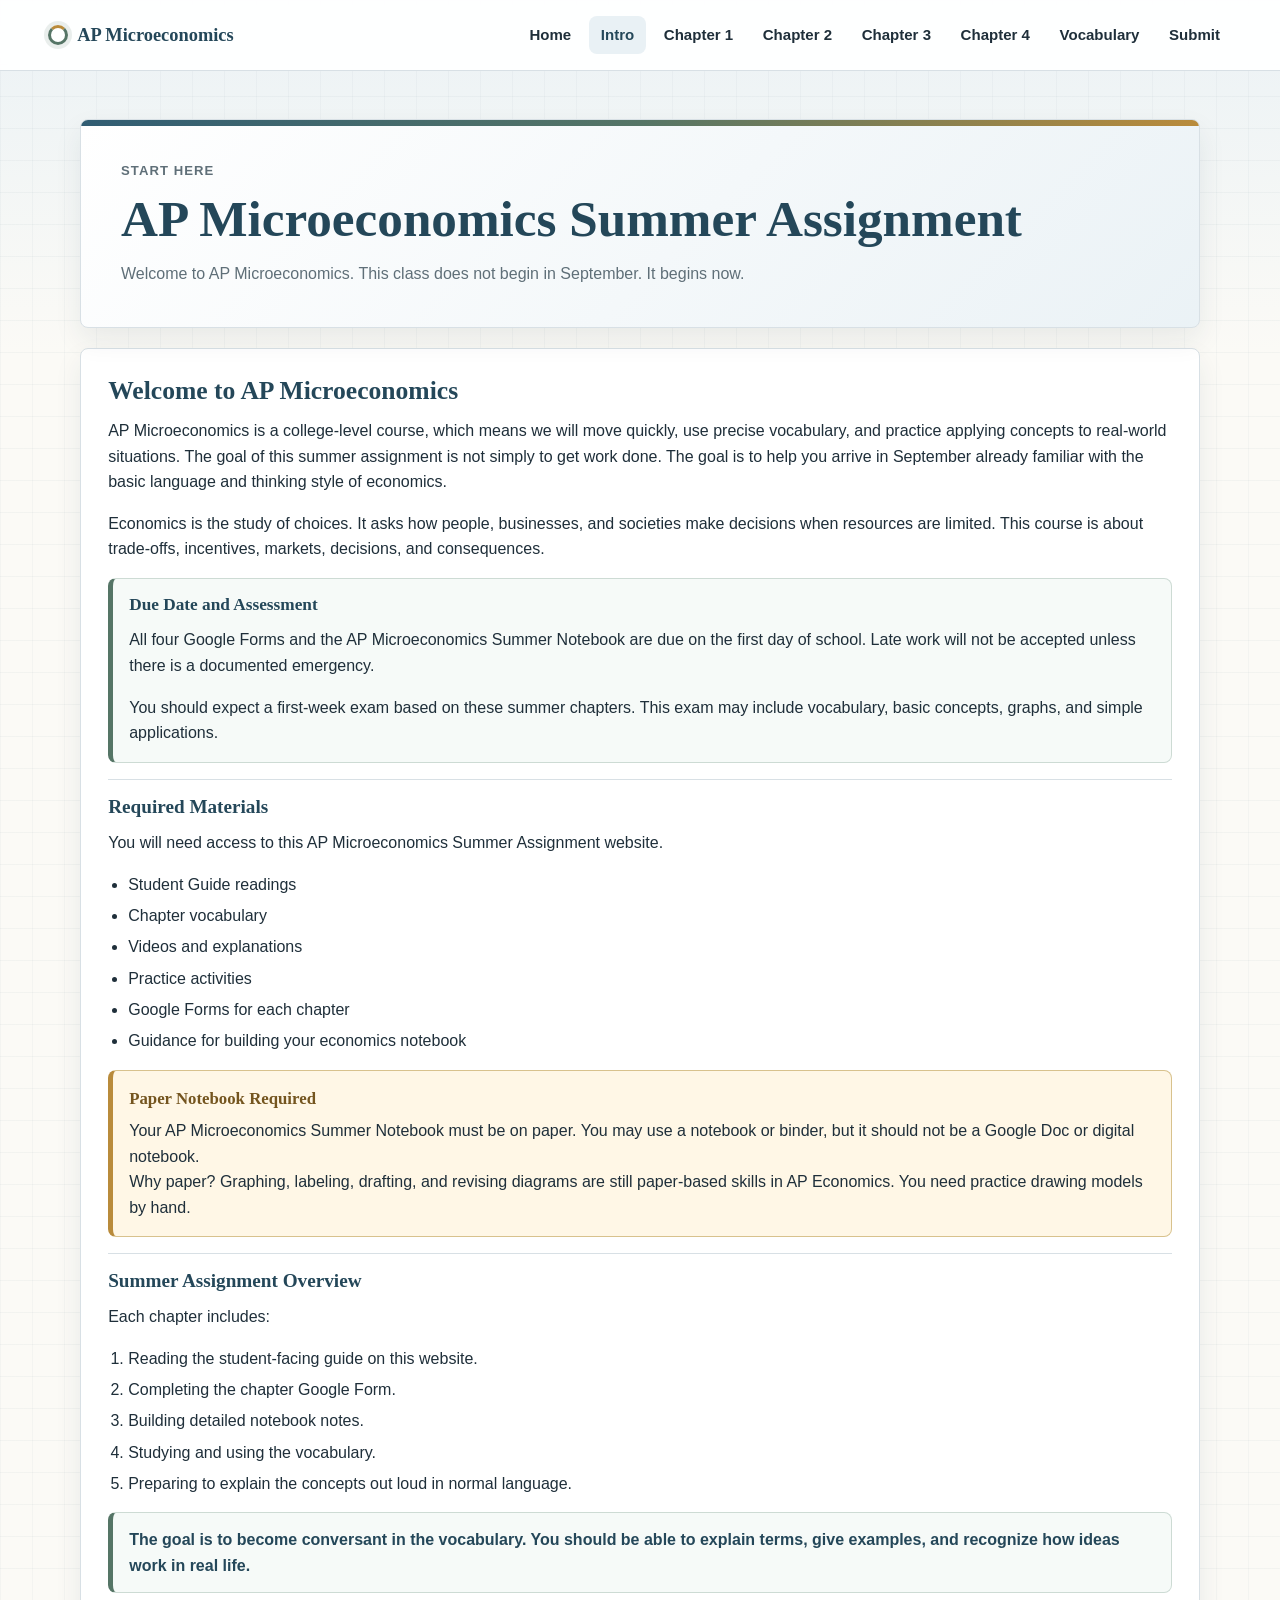
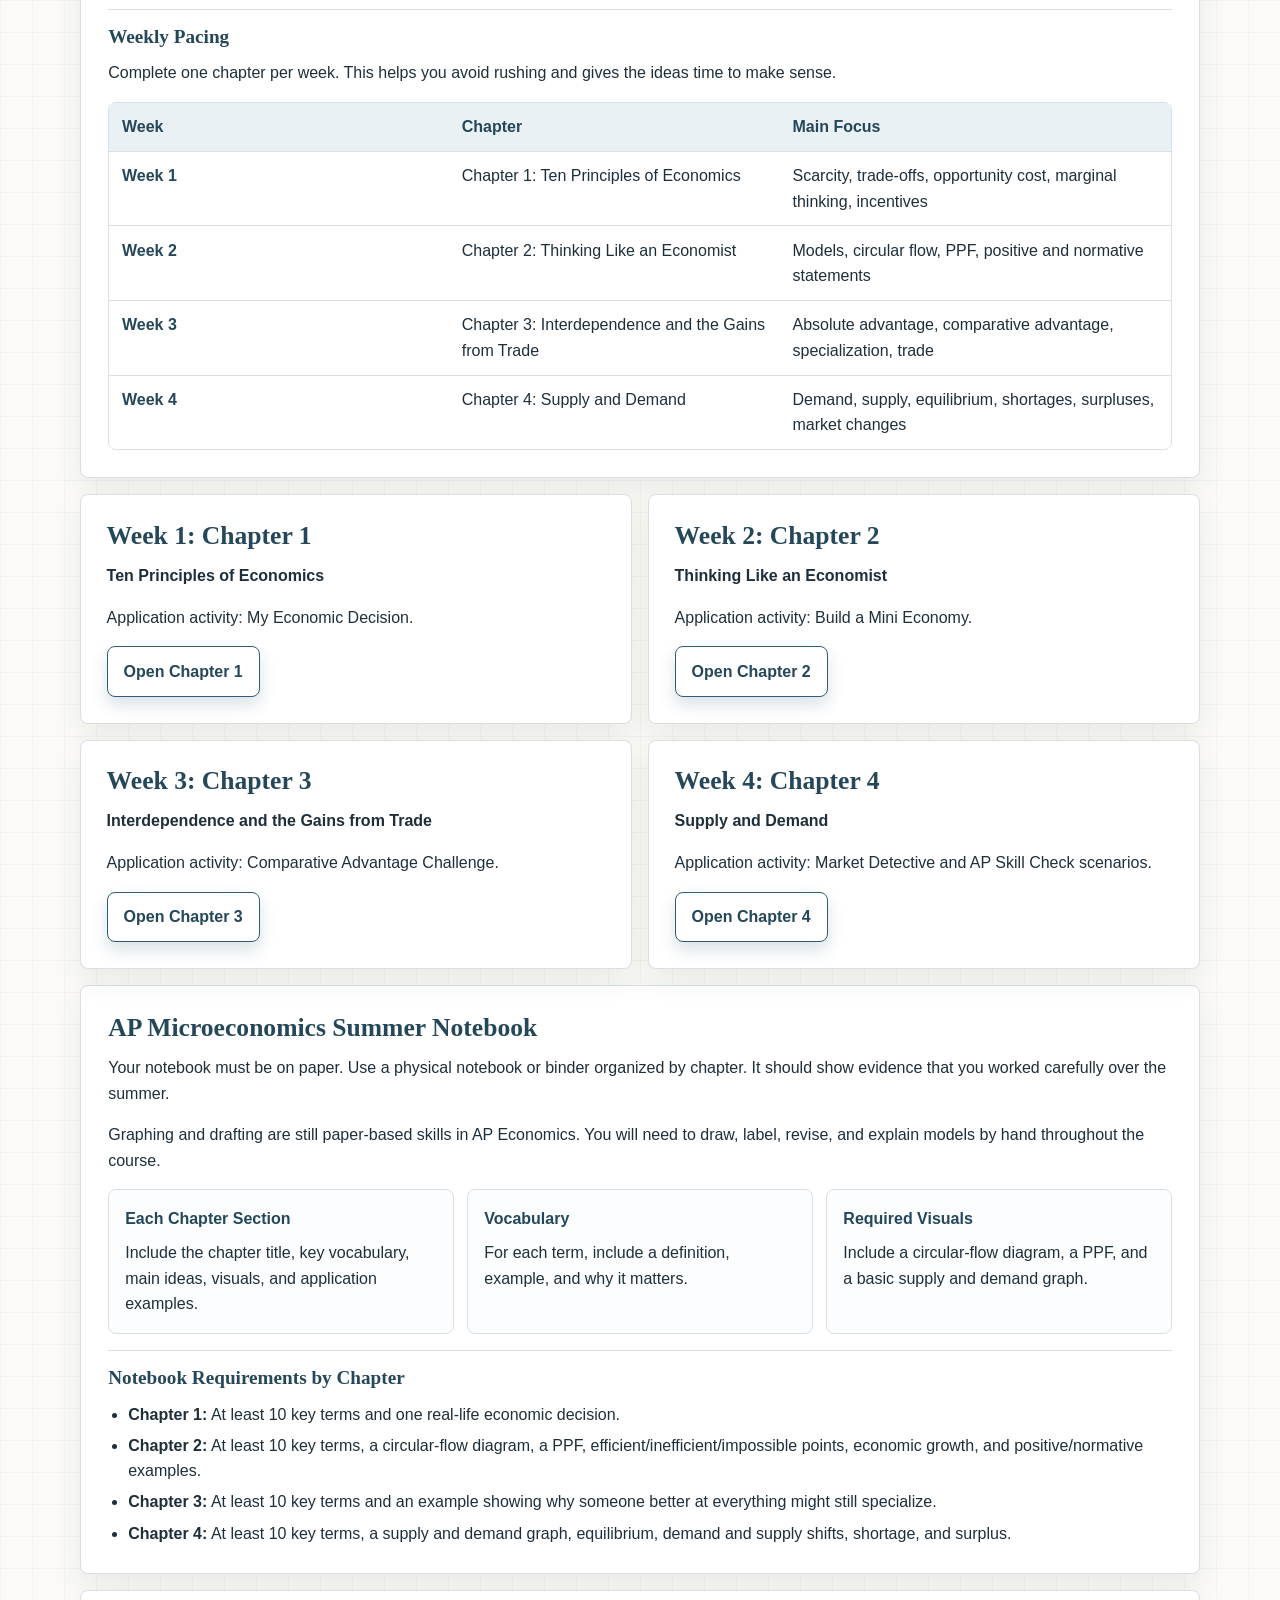
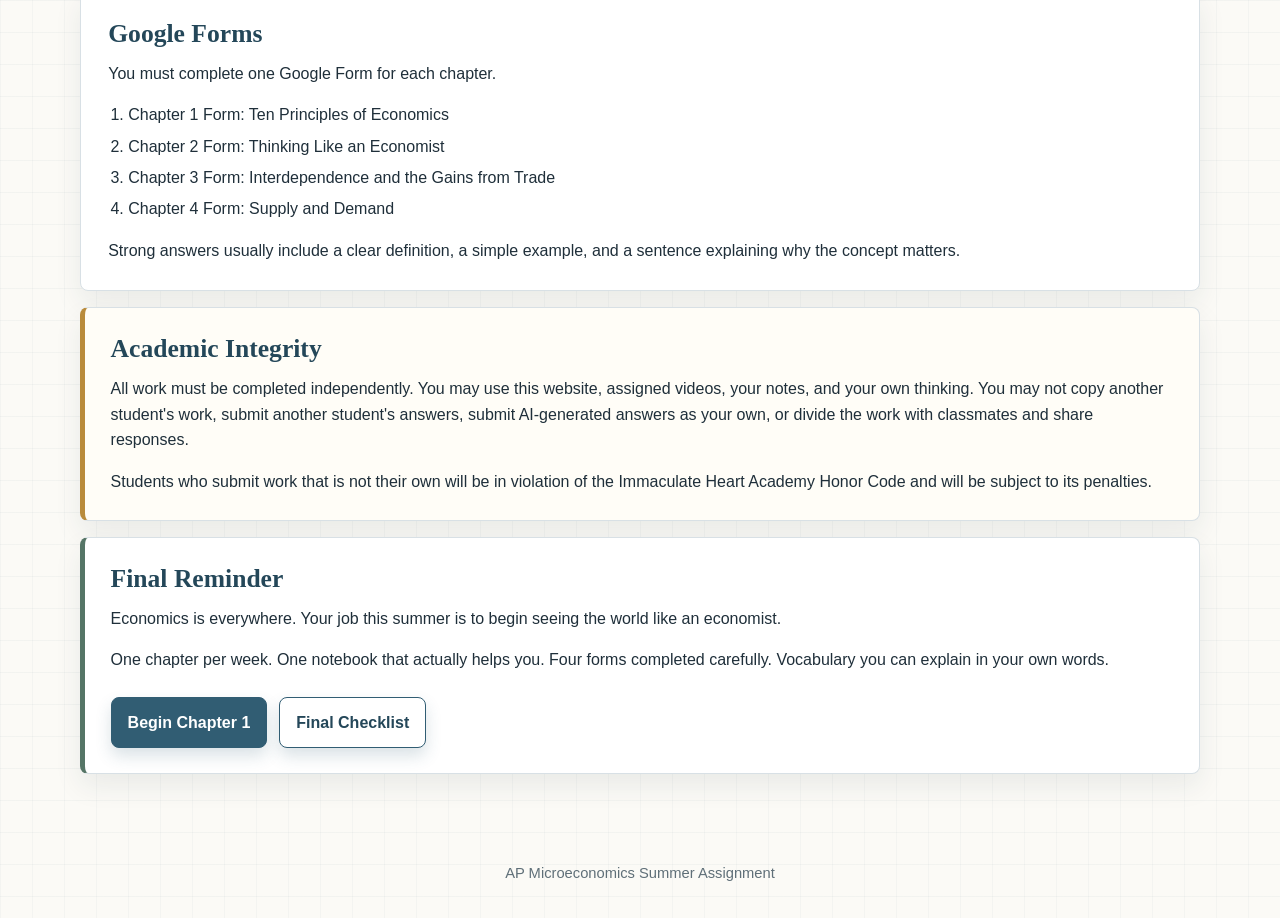
<file: intro.html>
<!doctype html>
<html lang="en">
<head>
  <meta charset="utf-8">
  <meta name="viewport" content="width=device-width, initial-scale=1">
  <title>Summer Assignment Intro — AP Microeconomics</title>
  <link rel="stylesheet" href="style.css">
</head>
<body>
  <header class="site-header">
    <a class="brand" href="index.html">AP Microeconomics</a>
    <nav class="site-nav" aria-label="Main navigation">
      <a href="index.html">Home</a>
      <a href="intro.html" aria-current="page">Intro</a>
      <a href="chapter1.html">Chapter 1</a>
      <a href="chapter2.html">Chapter 2</a>
      <a href="chapter3.html">Chapter 3</a>
      <a href="chapter4.html">Chapter 4</a>
      <a href="vocabulary.html">Vocabulary</a>
      <a href="submission.html">Submit</a>
    </nav>
  </header>

  <main>
    <section class="page-title">
      <p class="eyebrow">Start Here</p>
      <h1>AP Microeconomics Summer Assignment</h1>
      <p>Welcome to AP Microeconomics. This class does not begin in September. It begins now.</p>
    </section>

    <section class="reading-section">
      <h2>Welcome to AP Microeconomics</h2>
      <p>
        AP Microeconomics is a college-level course, which means we will move quickly,
        use precise vocabulary, and practice applying concepts to real-world situations.
        The goal of this summer assignment is not simply to get work done. The goal is to
        help you arrive in September already familiar with the basic language and thinking
        style of economics.
      </p>
      <p>
        Economics is the study of choices. It asks how people, businesses, and societies
        make decisions when resources are limited. This course is about trade-offs,
        incentives, markets, decisions, and consequences.
      </p>

      <div class="callout">
        <h3>Due Date and Assessment</h3>
        <p>
          All four Google Forms and the AP Microeconomics Summer Notebook are due on the
          first day of school. Late work will not be accepted unless there is a documented
          emergency.
        </p>
        <p>
          You should expect a first-week exam based on these summer chapters. This exam
          may include vocabulary, basic concepts, graphs, and simple applications.
        </p>
      </div>

      <div class="reading-block">
        <h3>Required Materials</h3>
        <p>You will need access to this AP Microeconomics Summer Assignment website.</p>
        <ul>
          <li>Student Guide readings</li>
          <li>Chapter vocabulary</li>
          <li>Videos and explanations</li>
          <li>Practice activities</li>
          <li>Google Forms for each chapter</li>
          <li>Guidance for building your economics notebook</li>
        </ul>
        <div class="teacher-note">
          <h4>Paper Notebook Required</h4>
          <p>
            Your AP Microeconomics Summer Notebook must be on paper. You may use a notebook
            or binder, but it should not be a Google Doc or digital notebook.
          </p>
          <p>
            Why paper? Graphing, labeling, drafting, and revising diagrams are still
            paper-based skills in AP Economics. You need practice drawing models by hand.
          </p>
        </div>
      </div>

      <div class="reading-block">
        <h3>Summer Assignment Overview</h3>
        <p>Each chapter includes:</p>
        <ol>
          <li>Reading the student-facing guide on this website.</li>
          <li>Completing the chapter Google Form.</li>
          <li>Building detailed notebook notes.</li>
          <li>Studying and using the vocabulary.</li>
          <li>Preparing to explain the concepts out loud in normal language.</li>
        </ol>
        <p class="big-idea">
          The goal is to become conversant in the vocabulary. You should be able to explain
          terms, give examples, and recognize how ideas work in real life.
        </p>
      </div>

      <div class="reading-block">
        <h3>Weekly Pacing</h3>
        <p>Complete one chapter per week. This helps you avoid rushing and gives the ideas time to make sense.</p>
        <div class="table-wrap">
          <table class="term-table">
            <thead>
              <tr>
                <th>Week</th>
                <th>Chapter</th>
                <th>Main Focus</th>
              </tr>
            </thead>
            <tbody>
              <tr><td>Week 1</td><td>Chapter 1: Ten Principles of Economics</td><td>Scarcity, trade-offs, opportunity cost, marginal thinking, incentives</td></tr>
              <tr><td>Week 2</td><td>Chapter 2: Thinking Like an Economist</td><td>Models, circular flow, PPF, positive and normative statements</td></tr>
              <tr><td>Week 3</td><td>Chapter 3: Interdependence and the Gains from Trade</td><td>Absolute advantage, comparative advantage, specialization, trade</td></tr>
              <tr><td>Week 4</td><td>Chapter 4: Supply and Demand</td><td>Demand, supply, equilibrium, shortages, surpluses, market changes</td></tr>
            </tbody>
          </table>
        </div>
      </div>
    </section>

    <section class="grid two-column">
      <article class="card">
        <h2>Week 1: Chapter 1</h2>
        <p><strong>Ten Principles of Economics</strong></p>
        <p>Application activity: My Economic Decision.</p>
        <a class="button secondary" href="chapter1.html">Open Chapter 1</a>
      </article>
      <article class="card">
        <h2>Week 2: Chapter 2</h2>
        <p><strong>Thinking Like an Economist</strong></p>
        <p>Application activity: Build a Mini Economy.</p>
        <a class="button secondary" href="chapter2.html">Open Chapter 2</a>
      </article>
      <article class="card">
        <h2>Week 3: Chapter 3</h2>
        <p><strong>Interdependence and the Gains from Trade</strong></p>
        <p>Application activity: Comparative Advantage Challenge.</p>
        <a class="button secondary" href="chapter3.html">Open Chapter 3</a>
      </article>
      <article class="card">
        <h2>Week 4: Chapter 4</h2>
        <p><strong>Supply and Demand</strong></p>
        <p>Application activity: Market Detective and AP Skill Check scenarios.</p>
        <a class="button secondary" href="chapter4.html">Open Chapter 4</a>
      </article>
    </section>

    <section class="reading-section">
      <h2>AP Microeconomics Summer Notebook</h2>
      <p>
        Your notebook must be on paper. Use a physical notebook or binder organized by
        chapter. It should show evidence that you worked carefully over the summer.
      </p>
      <p>
        Graphing and drafting are still paper-based skills in AP Economics. You will need
        to draw, label, revise, and explain models by hand throughout the course.
      </p>
      <div class="principle-grid">
        <article class="principle-card">
          <h4>Each Chapter Section</h4>
          <p>Include the chapter title, key vocabulary, main ideas, visuals, and application examples.</p>
        </article>
        <article class="principle-card">
          <h4>Vocabulary</h4>
          <p>For each term, include a definition, example, and why it matters.</p>
        </article>
        <article class="principle-card">
          <h4>Required Visuals</h4>
          <p>Include a circular-flow diagram, a PPF, and a basic supply and demand graph.</p>
        </article>
      </div>
      <div class="reading-block">
        <h3>Notebook Requirements by Chapter</h3>
        <ul>
          <li><strong>Chapter 1:</strong> At least 10 key terms and one real-life economic decision.</li>
          <li><strong>Chapter 2:</strong> At least 10 key terms, a circular-flow diagram, a PPF, efficient/inefficient/impossible points, economic growth, and positive/normative examples.</li>
          <li><strong>Chapter 3:</strong> At least 10 key terms and an example showing why someone better at everything might still specialize.</li>
          <li><strong>Chapter 4:</strong> At least 10 key terms, a supply and demand graph, equilibrium, demand and supply shifts, shortage, and surplus.</li>
        </ul>
      </div>
    </section>

    <section class="reading-section">
      <h2>Google Forms</h2>
      <p>You must complete one Google Form for each chapter.</p>
      <ol>
        <li>Chapter 1 Form: Ten Principles of Economics</li>
        <li>Chapter 2 Form: Thinking Like an Economist</li>
        <li>Chapter 3 Form: Interdependence and the Gains from Trade</li>
        <li>Chapter 4 Form: Supply and Demand</li>
      </ol>
      <p>
        Strong answers usually include a clear definition, a simple example, and a sentence
        explaining why the concept matters.
      </p>
    </section>

    <section class="card warning">
      <h2>Academic Integrity</h2>
      <p>
        All work must be completed independently. You may use this website, assigned
        videos, your notes, and your own thinking. You may not copy another student's work,
        submit another student's answers, submit AI-generated answers as your own, or divide
        the work with classmates and share responses.
      </p>
      <p>
        Students who submit work that is not their own will be in violation of the
        Immaculate Heart Academy Honor Code and will be subject to its penalties.
      </p>
    </section>

    <section class="card accent">
      <h2>Final Reminder</h2>
      <p>
        Economics is everywhere. Your job this summer is to begin seeing the world like an
        economist.
      </p>
      <p>
        One chapter per week. One notebook that actually helps you. Four forms completed
        carefully. Vocabulary you can explain in your own words.
      </p>
      <div class="button-row">
        <a class="button" href="chapter1.html">Begin Chapter 1</a>
        <a class="button secondary" href="submission.html">Final Checklist</a>
      </div>
    </section>
  </main>

  <footer>
    <p>AP Microeconomics Summer Assignment</p>
  </footer>
</body>
</html>
</file>
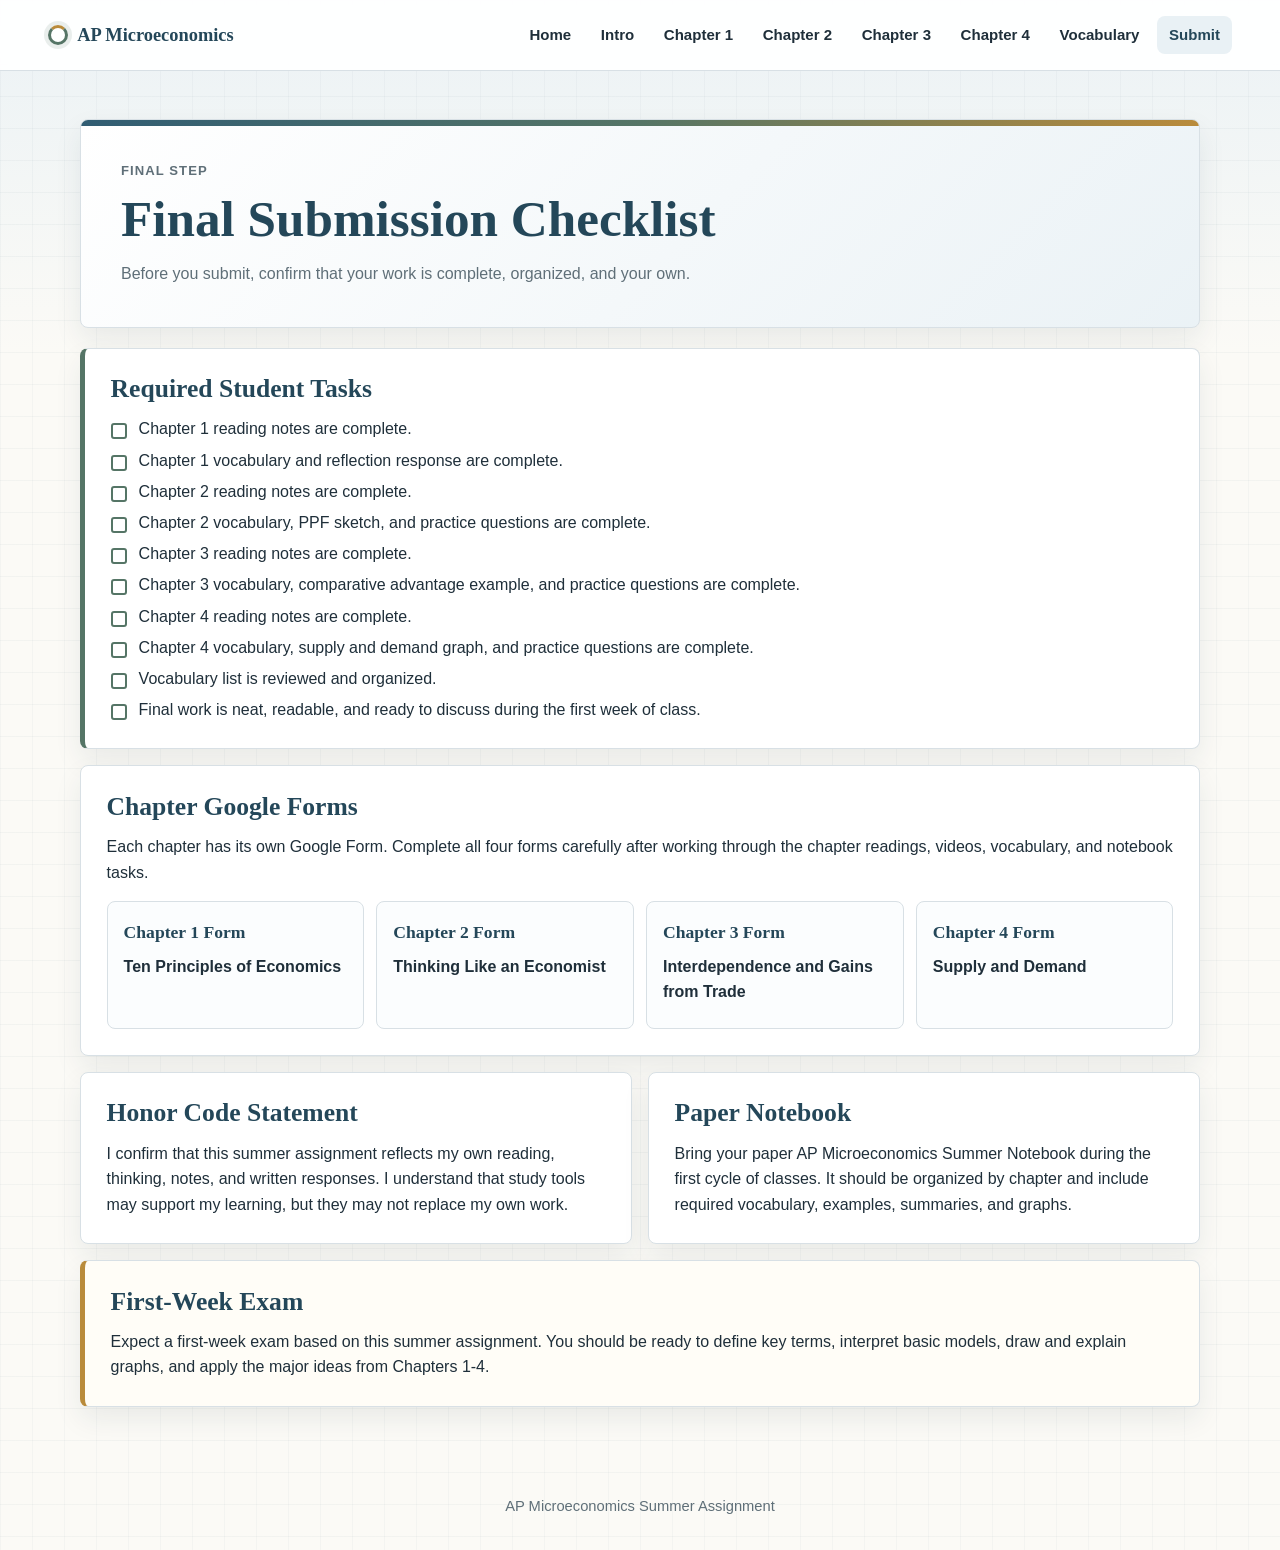
<file: submission.html>
<!doctype html>
<html lang="en">
<head>
  <meta charset="utf-8">
  <meta name="viewport" content="width=device-width, initial-scale=1">
  <title>Final Submission Checklist</title>
  <link rel="stylesheet" href="style.css">
</head>
<body>
  <header class="site-header">
    <a class="brand" href="index.html">AP Microeconomics</a>
    <nav class="site-nav" aria-label="Main navigation">
      <a href="index.html">Home</a>
      <a href="intro.html">Intro</a>
      <a href="chapter1.html">Chapter 1</a>
      <a href="chapter2.html">Chapter 2</a>
      <a href="chapter3.html">Chapter 3</a>
      <a href="chapter4.html">Chapter 4</a>
      <a href="vocabulary.html">Vocabulary</a>
      <a href="submission.html" aria-current="page">Submit</a>
    </nav>
  </header>

  <main>
    <section class="page-title">
      <p class="eyebrow">Final Step</p>
      <h1>Final Submission Checklist</h1>
      <p>Before you submit, confirm that your work is complete, organized, and your own.</p>
    </section>

    <section class="card accent">
      <h2>Required Student Tasks</h2>
      <ul class="checklist">
        <li>Chapter 1 reading notes are complete.</li>
        <li>Chapter 1 vocabulary and reflection response are complete.</li>
        <li>Chapter 2 reading notes are complete.</li>
        <li>Chapter 2 vocabulary, PPF sketch, and practice questions are complete.</li>
        <li>Chapter 3 reading notes are complete.</li>
        <li>Chapter 3 vocabulary, comparative advantage example, and practice questions are complete.</li>
        <li>Chapter 4 reading notes are complete.</li>
        <li>Chapter 4 vocabulary, supply and demand graph, and practice questions are complete.</li>
        <li>Vocabulary list is reviewed and organized.</li>
        <li>Final work is neat, readable, and ready to discuss during the first week of class.</li>
      </ul>
    </section>

    <section class="card">
      <h2>Chapter Google Forms</h2>
      <p>
        Each chapter has its own Google Form. Complete all four forms carefully after
        working through the chapter readings, videos, vocabulary, and notebook tasks.
      </p>
      <div class="form-grid">
        <a class="form-card" href="https://forms.gle/mNXzaQQgjUx6jBij8" target="_blank" rel="noopener">
          <span>Chapter 1 Form</span>
          Ten Principles of Economics
        </a>
        <a class="form-card" href="https://forms.gle/8PwVbHN5WiL4DG2a8" target="_blank" rel="noopener">
          <span>Chapter 2 Form</span>
          Thinking Like an Economist
        </a>
        <a class="form-card" href="https://forms.gle/rb5gy5foJEYi3tGs7" target="_blank" rel="noopener">
          <span>Chapter 3 Form</span>
          Interdependence and Gains from Trade
        </a>
        <a class="form-card" href="https://forms.gle/PMHR2zTyjNNoekDr7" target="_blank" rel="noopener">
          <span>Chapter 4 Form</span>
          Supply and Demand
        </a>
      </div>
    </section>

    <section class="grid two-column">
      <article class="card">
        <h2>Honor Code Statement</h2>
        <p>
          I confirm that this summer assignment reflects my own reading, thinking, notes,
          and written responses. I understand that study tools may support my learning,
          but they may not replace my own work.
        </p>
      </article>

      <article class="card">
        <h2>Paper Notebook</h2>
        <p>
          Bring your paper AP Microeconomics Summer Notebook during the first cycle of
          classes. It should be organized by chapter and include required vocabulary,
          examples, summaries, and graphs.
        </p>
      </article>
    </section>

    <section class="card warning">
      <h2>First-Week Exam</h2>
      <p>
        Expect a first-week exam based on this summer assignment. You should be ready to
        define key terms, interpret basic models, draw and explain graphs, and apply the
        major ideas from Chapters 1-4.
      </p>
    </section>
  </main>

  <footer>
    <p>AP Microeconomics Summer Assignment</p>
  </footer>
</body>
</html>
</file>
<file: style.css>
:root {
  --ink: #1f2f3a;
  --muted: #5f6f78;
  --line: #d8e0e5;
  --paper: #fbfaf6;
  --surface: #ffffff;
  --soft-blue: #e9f1f5;
  --blue-soft-2: #f3f7f9;
  --blue: #315d73;
  --blue-dark: #244759;
  --green: #557566;
  --green-soft: #e9f2ed;
  --gold: #b98b3b;
  --gold-soft: #fff7e6;
  --shadow: 0 12px 28px rgba(31, 47, 58, 0.08);
  --shadow-hover: 0 18px 38px rgba(31, 47, 58, 0.12);
}

* {
  box-sizing: border-box;
}

html {
  min-height: 100%;
}

body {
  min-height: 100%;
  margin: 0;
  color: var(--ink);
  font-family: Arial, Helvetica, sans-serif;
  line-height: 1.6;
  background:
    linear-gradient(rgba(49, 93, 115, 0.045) 1px, transparent 1px),
    linear-gradient(90deg, rgba(49, 93, 115, 0.035) 1px, transparent 1px),
    linear-gradient(180deg, rgba(233, 241, 245, 0.9), rgba(251, 250, 246, 0.95) 22rem),
    var(--paper);
  background-size: 32px 32px, 32px 32px, auto, auto;
}

h1,
h2,
h3 {
  margin: 0 0 0.75rem;
  color: var(--blue-dark);
  font-family: Georgia, "Times New Roman", serif;
  font-weight: 700;
  line-height: 1.18;
  letter-spacing: 0;
}

h1 {
  font-size: clamp(2rem, 4vw, 3.45rem);
}

h2 {
  font-size: clamp(1.35rem, 2vw, 1.75rem);
}

p {
  margin: 0 0 1rem;
}

p:last-child,
ul:last-child,
ol:last-child {
  margin-bottom: 0;
}

a {
  color: var(--blue);
}

ul,
ol {
  margin: 0 0 1rem;
  padding-left: 1.25rem;
}

li + li {
  margin-top: 0.35rem;
}

.site-header {
  position: sticky;
  top: 0;
  z-index: 10;
  display: flex;
  align-items: center;
  justify-content: space-between;
  gap: 1rem;
  padding: 1rem clamp(1rem, 4vw, 3rem);
  border-bottom: 1px solid var(--line);
  background: rgba(255, 255, 255, 0.94);
  backdrop-filter: blur(14px);
}

.brand {
  display: inline-flex;
  align-items: center;
  gap: 0.55rem;
  flex: 0 0 auto;
  color: var(--blue-dark);
  font-family: Georgia, "Times New Roman", serif;
  font-size: 1.15rem;
  font-weight: 700;
  text-decoration: none;
}

.brand::before {
  content: "";
  width: 0.9rem;
  height: 0.9rem;
  border: 3px solid var(--green);
  border-top-color: var(--gold);
  border-radius: 50%;
  box-shadow: 0 0 0 4px rgba(85, 117, 102, 0.12);
}

.site-nav {
  display: flex;
  justify-content: flex-end;
  gap: 0.35rem;
  flex-wrap: wrap;
}

.site-nav a {
  display: inline-flex;
  align-items: center;
  min-height: 2.25rem;
  padding: 0.45rem 0.75rem;
  border-radius: 8px;
  color: var(--ink);
  font-size: 0.94rem;
  font-weight: 700;
  text-decoration: none;
}

.site-nav a:hover,
.site-nav a:focus-visible,
.site-nav a[aria-current="page"] {
  color: var(--blue-dark);
  background: var(--soft-blue);
  outline: none;
}

main {
  width: min(1120px, calc(100% - 2rem));
  margin: 0 auto;
  padding: clamp(1.5rem, 4vw, 3rem) 0;
}

.hero,
.page-title {
  position: relative;
  margin-bottom: 1.25rem;
  border: 1px solid var(--line);
  border-radius: 8px;
  background:
    linear-gradient(135deg, rgba(255, 255, 255, 0.95), rgba(233, 241, 245, 0.92)),
    var(--surface);
  box-shadow: var(--shadow);
  overflow: hidden;
}

.hero::before,
.page-title::before {
  content: "";
  position: absolute;
  inset: 0 0 auto;
  height: 6px;
  background: linear-gradient(90deg, var(--blue), var(--green), var(--gold));
}

.hero {
  display: grid;
  grid-template-columns: minmax(0, 1.25fr) minmax(280px, 0.75fr);
  align-items: center;
  gap: clamp(1.5rem, 4vw, 3rem);
  padding: clamp(2rem, 6vw, 4.5rem);
}

.hero-content {
  max-width: 760px;
}

.hero p {
  max-width: 68ch;
  color: var(--muted);
  font-size: 1.08rem;
}

.hero-visual {
  justify-self: end;
  width: min(100%, 400px);
  padding: 1rem;
  border: 1px solid rgba(49, 93, 115, 0.16);
  border-radius: 8px;
  background: linear-gradient(180deg, rgba(255, 255, 255, 0.78), rgba(243, 247, 249, 0.96));
  box-shadow: 0 14px 30px rgba(31, 47, 58, 0.1);
}

.hero-figure {
  margin: 0;
}

.hero-figure img {
  display: block;
  width: 100%;
  height: auto;
  padding: 0.75rem;
  border: 1px solid var(--line);
  border-radius: 8px;
  background: #ffffff;
}

.hero-figure figcaption {
  margin-top: 0.55rem;
  color: var(--muted);
  font-size: 0.76rem;
  line-height: 1.4;
}

.hero-figure figcaption a {
  color: var(--blue-dark);
  font-weight: 700;
}

.model-notes {
  display: grid;
  grid-template-columns: repeat(3, minmax(0, 1fr));
  gap: 0.5rem;
  margin-top: 0.75rem;
}

.model-notes span {
  padding: 0.45rem 0.4rem;
  border: 1px solid var(--line);
  border-radius: 8px;
  background: #ffffff;
  color: var(--blue-dark);
  font-size: 0.82rem;
  font-weight: 800;
  text-align: center;
}

.stat-strip {
  display: grid;
  grid-template-columns: repeat(3, minmax(0, 1fr));
  gap: 1rem;
  margin-bottom: 1rem;
}

.stat-strip div {
  padding: 1rem;
  border: 1px solid var(--line);
  border-radius: 8px;
  background: rgba(255, 255, 255, 0.82);
  box-shadow: var(--shadow);
}

.stat-strip strong {
  display: block;
  color: var(--blue-dark);
  font-family: Georgia, "Times New Roman", serif;
  font-size: clamp(1.6rem, 3vw, 2.35rem);
  line-height: 1;
}

.stat-strip span {
  color: var(--muted);
  font-size: 0.9rem;
  font-weight: 800;
}

.page-title {
  padding: clamp(1.5rem, 4vw, 2.5rem);
}

.page-title p {
  max-width: 72ch;
  color: var(--muted);
}

.eyebrow {
  margin-bottom: 0.45rem;
  color: var(--green);
  font-size: 0.82rem;
  font-weight: 800;
  letter-spacing: 0.08em;
  text-transform: uppercase;
}

.grid {
  display: grid;
  gap: 1rem;
  margin-bottom: 1rem;
}

.two-column {
  grid-template-columns: repeat(2, minmax(0, 1fr));
}

.card {
  position: relative;
  margin-bottom: 1rem;
  padding: clamp(1.15rem, 3vw, 1.6rem);
  border: 1px solid var(--line);
  border-radius: 8px;
  background: var(--surface);
  box-shadow: var(--shadow);
  transition: transform 180ms ease, box-shadow 180ms ease, border-color 180ms ease;
}

.card:hover {
  transform: translateY(-2px);
  border-color: rgba(49, 93, 115, 0.3);
  box-shadow: var(--shadow-hover);
}

.grid .card {
  margin-bottom: 0;
}

.accent {
  border-left: 5px solid var(--green);
}

.warning {
  border-left: 5px solid var(--gold);
  background: #fffdf7;
}

.reading-section {
  margin-bottom: 1rem;
  padding: clamp(1.15rem, 3vw, 1.7rem);
  border: 1px solid var(--line);
  border-radius: 8px;
  background: var(--surface);
  box-shadow: var(--shadow);
}

.section-intro {
  max-width: 78ch;
  color: var(--muted);
}

.callout,
.big-idea {
  border: 1px solid #cddbd4;
  border-left: 5px solid var(--green);
  border-radius: 8px;
  background: #f6faf8;
}

.callout {
  margin: 1rem 0;
  padding: 1rem;
}

.callout h3 {
  font-size: 1.08rem;
}

.reading-block {
  margin-top: 1rem;
  padding-top: 1rem;
  border-top: 1px solid var(--line);
}

.reading-block h3 {
  font-size: 1.2rem;
}

.reading-file-card {
  margin: 1rem 0;
  padding: 1rem;
  border: 1px solid var(--line);
  border-left: 5px solid var(--blue);
  border-radius: 8px;
  background: #fbfdfe;
}

.reading-file-card h3 {
  font-size: 1.12rem;
}

.reading-file-card .button {
  margin-top: 0.25rem;
}

.concept-callout {
  margin-top: 1rem;
  padding: 1rem;
  border: 1px solid #ead7ac;
  border-left: 5px solid var(--gold);
  border-radius: 8px;
  background: var(--gold-soft);
}

.concept-callout h4 {
  margin: 0 0 0.5rem;
  color: #74551f;
  font-family: Georgia, "Times New Roman", serif;
  font-size: 1.1rem;
}

.concept-callout p {
  color: var(--ink);
}

.chapter-figure {
  margin: 1rem 0;
  padding: 0.85rem;
  border: 1px solid var(--line);
  border-radius: 8px;
  background: #ffffff;
}

.chapter-figure img {
  display: block;
  width: min(100%, 520px);
  height: auto;
  margin: 0 auto;
}

.compact-figure img {
  width: min(100%, 430px);
}

.chapter-figure figcaption {
  margin-top: 0.7rem;
  color: var(--muted);
  font-size: 0.84rem;
  line-height: 1.45;
  text-align: center;
}

.chapter-figure figcaption a {
  color: var(--blue-dark);
  font-weight: 700;
}

.feature-image-card {
  margin-bottom: 1.25rem;
  padding: clamp(0.75rem, 2vw, 1rem);
  border: 1px solid var(--line);
  border-radius: 8px;
  background: #ffffff;
  box-shadow: var(--shadow);
}

.feature-image-card img {
  display: block;
  width: min(100%, 980px);
  height: auto;
  margin: 0 auto;
  border-radius: 8px;
}

.feature-image-card .teacher-note {
  max-width: 980px;
  margin: 1rem auto 0;
}

.poster-card img {
  width: min(100%, 1120px);
}

.ap-diagram {
  margin: 1rem 0;
  padding: 0.85rem;
  border: 1px solid var(--line);
  border-radius: 8px;
  background: #ffffff;
}

.ap-diagram svg {
  display: block;
  width: min(100%, 560px);
  height: auto;
  margin: 0 auto;
}

.diagram-axis,
.demand-curve,
.supply-curve {
  fill: none;
  stroke-linecap: round;
}

.diagram-axis {
  stroke: var(--blue-dark);
  stroke-width: 4;
}

.diagram-arrow {
  fill: var(--blue-dark);
}

.demand-curve {
  stroke: var(--blue);
  stroke-width: 6;
}

.supply-curve {
  stroke: var(--green);
  stroke-width: 6;
}

.diagram-label,
.curve-label,
.supply-label {
  fill: var(--blue-dark);
  font-family: Arial, Helvetica, sans-serif;
  font-weight: 800;
}

.diagram-label {
  font-size: 22px;
}

.curve-label {
  fill: var(--blue);
  font-size: 28px;
}

.supply-label {
  fill: var(--green);
  font-size: 28px;
}

.ap-diagram figcaption {
  margin-top: 0.65rem;
  color: var(--muted);
  font-size: 0.9rem;
  text-align: center;
}

.teacher-note {
  margin: 1rem 0;
  padding: 0.95rem 1rem;
  border: 1px solid #d8c28d;
  border-left: 5px solid var(--gold);
  border-radius: 8px;
  background: var(--gold-soft);
}

.teacher-note h4 {
  margin: 0 0 0.35rem;
  color: #74551f;
  font-family: Georgia, "Times New Roman", serif;
  font-size: 1.05rem;
}

.teacher-note p {
  margin: 0;
  color: var(--ink);
}

.big-idea {
  margin-top: 0.8rem;
  padding: 0.85rem 1rem;
  color: var(--blue-dark);
  font-weight: 700;
}

.principle-grid {
  display: grid;
  grid-template-columns: repeat(3, minmax(0, 1fr));
  gap: 0.85rem;
}

.principle-card,
.principle-list article {
  border: 1px solid var(--line);
  border-radius: 8px;
  background: #fbfdfe;
}

.principle-card {
  padding: 1rem;
}

.principle-card h4,
.principle-list h4 {
  margin: 0 0 0.5rem;
  color: var(--blue-dark);
  font-size: 1rem;
}

.principle-list {
  display: grid;
  gap: 0.75rem;
}

.principle-list article {
  padding: 1rem;
}

.support-section {
  margin-top: 1rem;
  padding: 1rem;
  border: 1px solid var(--line);
  border-radius: 8px;
  background: #fbfdfe;
}

.support-section h4 {
  margin: 0 0 0.75rem;
  color: var(--blue-dark);
  font-family: Georgia, "Times New Roman", serif;
  font-size: 1.15rem;
}

.support-section h5 {
  margin: 0 0 0.55rem;
  color: var(--blue-dark);
  font-size: 1rem;
}

.table-wrap {
  overflow-x: auto;
  border: 1px solid var(--line);
  border-radius: 8px;
}

.term-table {
  width: 100%;
  border-collapse: collapse;
  min-width: 620px;
  background: #ffffff;
}

.compact-table {
  min-width: 360px;
}

.term-table th,
.term-table td {
  padding: 0.7rem 0.8rem;
  border-bottom: 1px solid var(--line);
  text-align: left;
  vertical-align: top;
}

.term-table th {
  color: var(--blue-dark);
  background: var(--soft-blue);
  font-weight: 800;
}

.term-table td:first-child {
  width: 32%;
  color: var(--blue-dark);
  font-weight: 800;
}

.term-table tr:last-child td {
  border-bottom: 0;
}

.module-section {
  margin-bottom: 1rem;
  padding: clamp(1.15rem, 3vw, 1.6rem);
  border: 1px solid var(--line);
  border-radius: 8px;
  background: var(--surface);
  box-shadow: var(--shadow);
}

.module-section > p {
  max-width: 76ch;
  color: var(--muted);
}

.video-card {
  margin-top: 0.85rem;
  padding: 1rem;
  border: 1px solid var(--line);
  border-left: 4px solid var(--blue);
  border-radius: 8px;
  background: #fbfdfe;
}

.video-card h3 {
  font-size: 1.12rem;
}

.video-card p {
  margin-bottom: 0.45rem;
}

.video-embed {
  position: relative;
  width: 100%;
  margin: 0.85rem 0 0.35rem;
  overflow: hidden;
  border: 1px solid var(--line);
  border-radius: 8px;
  background: #eef3f6;
  aspect-ratio: 16 / 9;
}

.video-embed iframe {
  position: absolute;
  inset: 0;
  width: 100%;
  height: 100%;
  border: 0;
}

.video-card a {
  display: inline-flex;
  margin-top: 0.35rem;
  font-weight: 800;
}

.button-row {
  display: flex;
  gap: 0.75rem;
  flex-wrap: wrap;
  margin-top: 1.5rem;
}

.button {
  display: inline-flex;
  align-items: center;
  justify-content: center;
  min-height: 2.75rem;
  padding: 0.72rem 1rem;
  border: 1px solid var(--blue);
  border-radius: 8px;
  color: #ffffff;
  background: var(--blue);
  font-weight: 800;
  text-decoration: none;
  box-shadow: 0 8px 16px rgba(49, 93, 115, 0.18);
}

.button:hover,
.button:focus-visible {
  background: var(--blue-dark);
  outline: none;
}

.button.secondary {
  color: var(--blue-dark);
  background: #ffffff;
}

.button.secondary:hover,
.button.secondary:focus-visible {
  background: var(--soft-blue);
}

.button.wide {
  width: 100%;
  margin-top: 0.4rem;
}

.chapter-list {
  display: grid;
  gap: 0.75rem;
  counter-reset: chapter;
}

.chapter-list a {
  position: relative;
  display: grid;
  grid-template-columns: auto 1fr;
  column-gap: 0.85rem;
  row-gap: 0.15rem;
  padding: 1rem;
  border: 1px solid var(--line);
  border-radius: 8px;
  color: var(--ink);
  background: #fbfdfe;
  text-decoration: none;
  counter-increment: chapter;
  transition: transform 180ms ease, border-color 180ms ease, background 180ms ease;
}

.chapter-list a::before {
  content: counter(chapter, decimal-leading-zero);
  grid-row: span 3;
  display: grid;
  place-items: center;
  width: 2.25rem;
  height: 2.25rem;
  border-radius: 8px;
  color: #ffffff;
  background: var(--blue);
  font-weight: 900;
}

.chapter-list a:hover,
.chapter-list a:focus-visible {
  border-color: var(--blue);
  background: var(--soft-blue);
  outline: none;
  transform: translateX(4px);
}

.chapter-list span {
  display: block;
  margin-bottom: 0.2rem;
  color: var(--blue-dark);
  font-weight: 800;
}

.chapter-list strong {
  color: var(--ink);
}

.chapter-list em {
  color: var(--muted);
  font-size: 0.92rem;
  font-style: normal;
}

.form-grid {
  display: grid;
  grid-template-columns: repeat(4, minmax(0, 1fr));
  gap: 0.75rem;
  margin-top: 1rem;
}

.form-card {
  display: block;
  min-height: 8rem;
  padding: 1rem;
  border: 1px solid var(--line);
  border-radius: 8px;
  color: var(--ink);
  background: #fbfdfe;
  font-weight: 700;
  text-decoration: none;
  transition: transform 180ms ease, border-color 180ms ease, background 180ms ease;
}

.form-card span {
  display: block;
  margin-bottom: 0.45rem;
  color: var(--blue-dark);
  font-family: Georgia, "Times New Roman", serif;
  font-size: 1.1rem;
}

.form-card:hover,
.form-card:focus-visible {
  border-color: var(--blue);
  background: var(--soft-blue);
  outline: none;
  transform: translateY(-2px);
}

.checklist {
  list-style: none;
  padding-left: 0;
}

.checklist li {
  position: relative;
  padding-left: 1.75rem;
}

.checklist li::before {
  content: "";
  position: absolute;
  left: 0;
  top: 0.44rem;
  width: 0.75rem;
  height: 0.75rem;
  border: 2px solid var(--green);
  border-radius: 3px;
  background: #ffffff;
}

.tag-list {
  display: flex;
  gap: 0.5rem;
  flex-wrap: wrap;
  padding-left: 0;
  list-style: none;
}

.tag-list li {
  margin: 0;
  padding: 0.35rem 0.6rem;
  border: 1px solid var(--line);
  border-radius: 8px;
  background: var(--soft-blue);
  color: var(--blue-dark);
  font-size: 0.92rem;
  font-weight: 700;
}

.copy-box,
.prompt-box {
  padding: 1rem;
  border: 1px solid var(--line);
  border-radius: 8px;
  background: #f6f8f9;
  color: #263943;
}

.copy-box {
  white-space: pre-line;
  font-family: Arial, Helvetica, sans-serif;
}

.prompt-box {
  font-size: 0.96rem;
}

footer {
  padding: 1.5rem 1rem 2rem;
  color: var(--muted);
  text-align: center;
}

footer p {
  margin: 0;
  font-size: 0.92rem;
}

@media (max-width: 820px) {
  .site-header {
    align-items: flex-start;
    flex-direction: column;
  }

  .site-nav {
    justify-content: flex-start;
  }

  .two-column {
    grid-template-columns: 1fr;
  }

  .hero {
    grid-template-columns: 1fr;
  }

  .hero-visual {
    justify-self: stretch;
    width: 100%;
  }

  .principle-grid {
    grid-template-columns: 1fr;
  }

  .form-grid {
    grid-template-columns: repeat(2, minmax(0, 1fr));
  }
}

@media (max-width: 540px) {
  .site-header {
    padding: 0.85rem;
  }

  .site-nav {
    display: grid;
    grid-template-columns: repeat(2, minmax(0, 1fr));
    width: 100%;
  }

  .site-nav a {
    justify-content: center;
    padding: 0.48rem 0.5rem;
    font-size: 0.88rem;
    text-align: center;
  }

  main {
    width: min(100% - 1rem, 1120px);
    padding-top: 1rem;
  }

  .hero,
  .page-title,
  .card {
    padding: 1rem;
  }

  .stat-strip {
    grid-template-columns: 1fr;
  }

  .model-notes {
    grid-template-columns: 1fr;
  }

  .chapter-list a {
    grid-template-columns: 1fr;
  }

  .chapter-list a::before {
    grid-row: auto;
  }

  .form-grid {
    grid-template-columns: 1fr;
  }

  .button {
    width: 100%;
  }
}


.reading-browser-note {
  margin-bottom: 1.2rem;
}

.reading-page-gallery {
  display: grid;
  gap: 1.1rem;
  margin-bottom: 2rem;
}

.reading-page {
  margin: 0;
  padding: 0.75rem;
  border: 1px solid var(--line);
  border-radius: 8px;
  background: #fff;
  box-shadow: var(--shadow);
}

.reading-page img {
  display: block;
  width: 100%;
  height: auto;
  border-radius: 6px;
}

.reading-page figcaption {
  margin-top: 0.55rem;
  color: var(--muted);
  font-size: 0.9rem;
  text-align: center;
}
</file>
